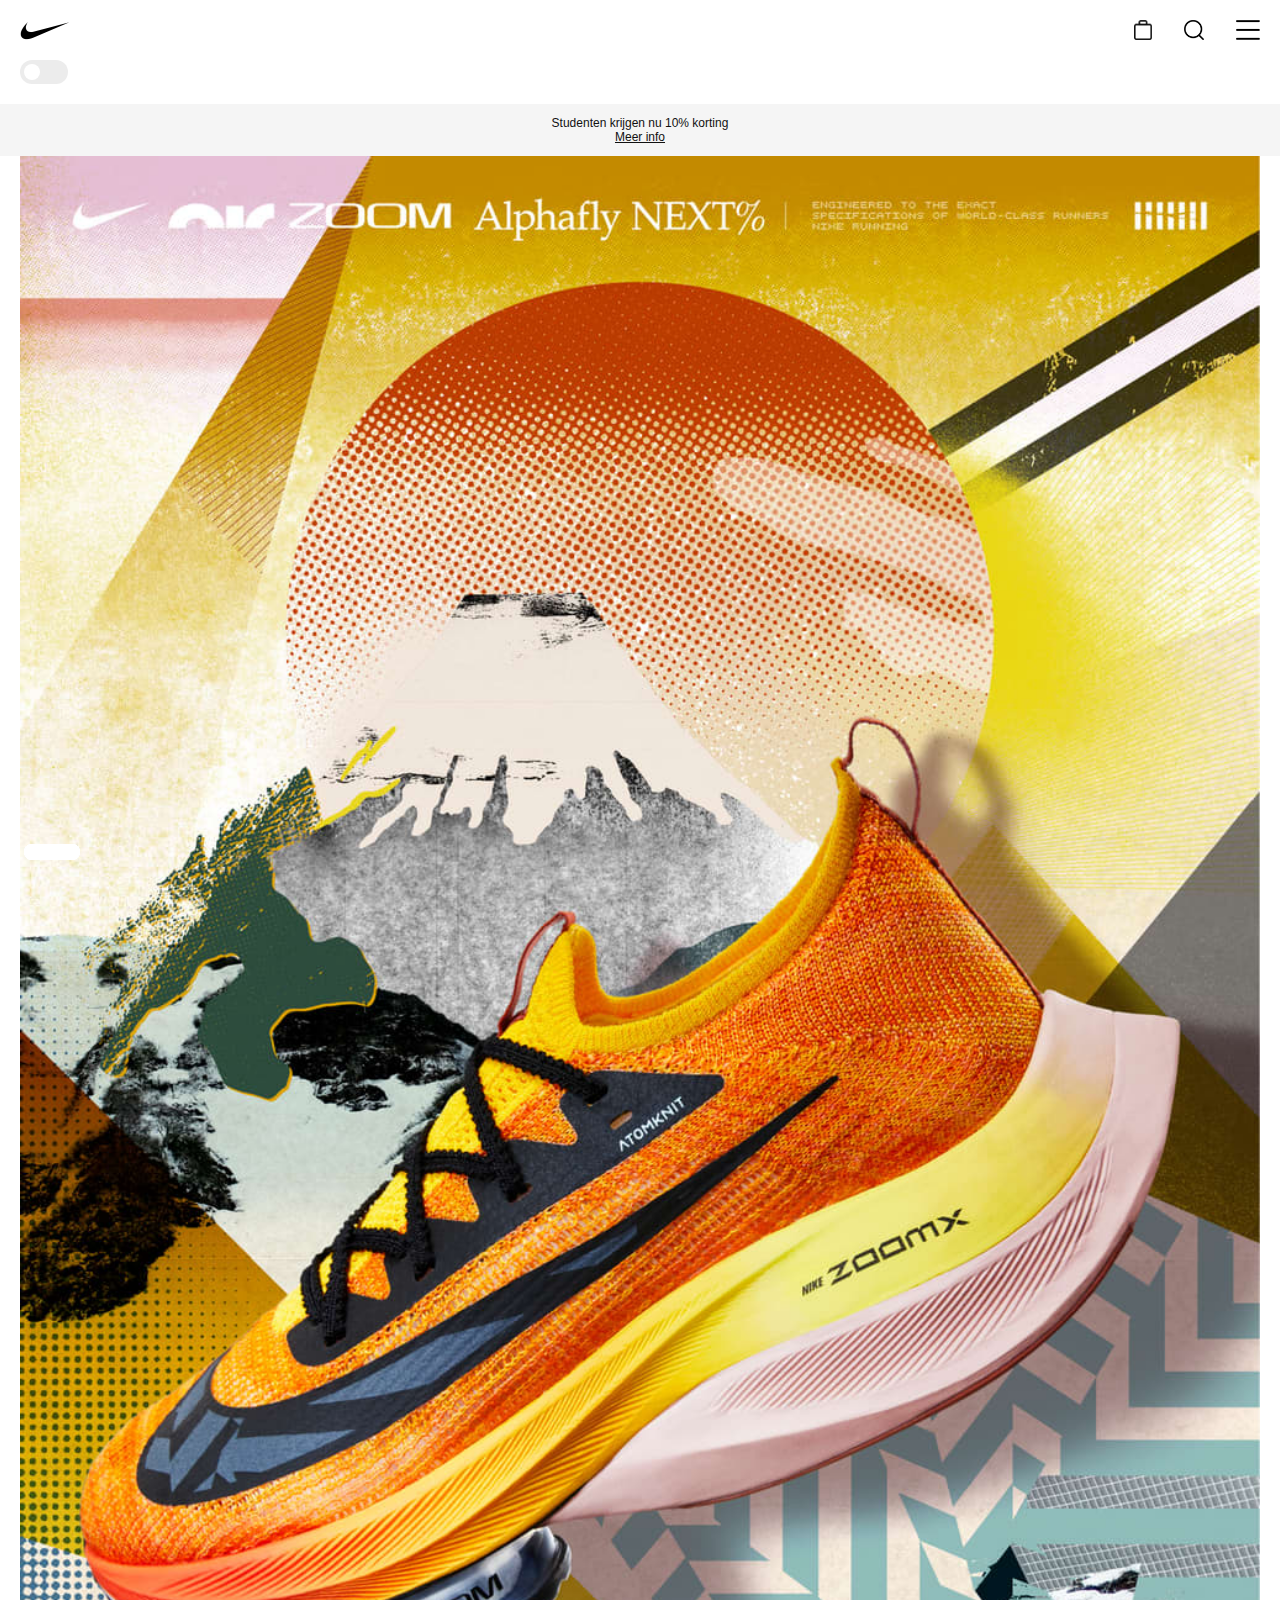
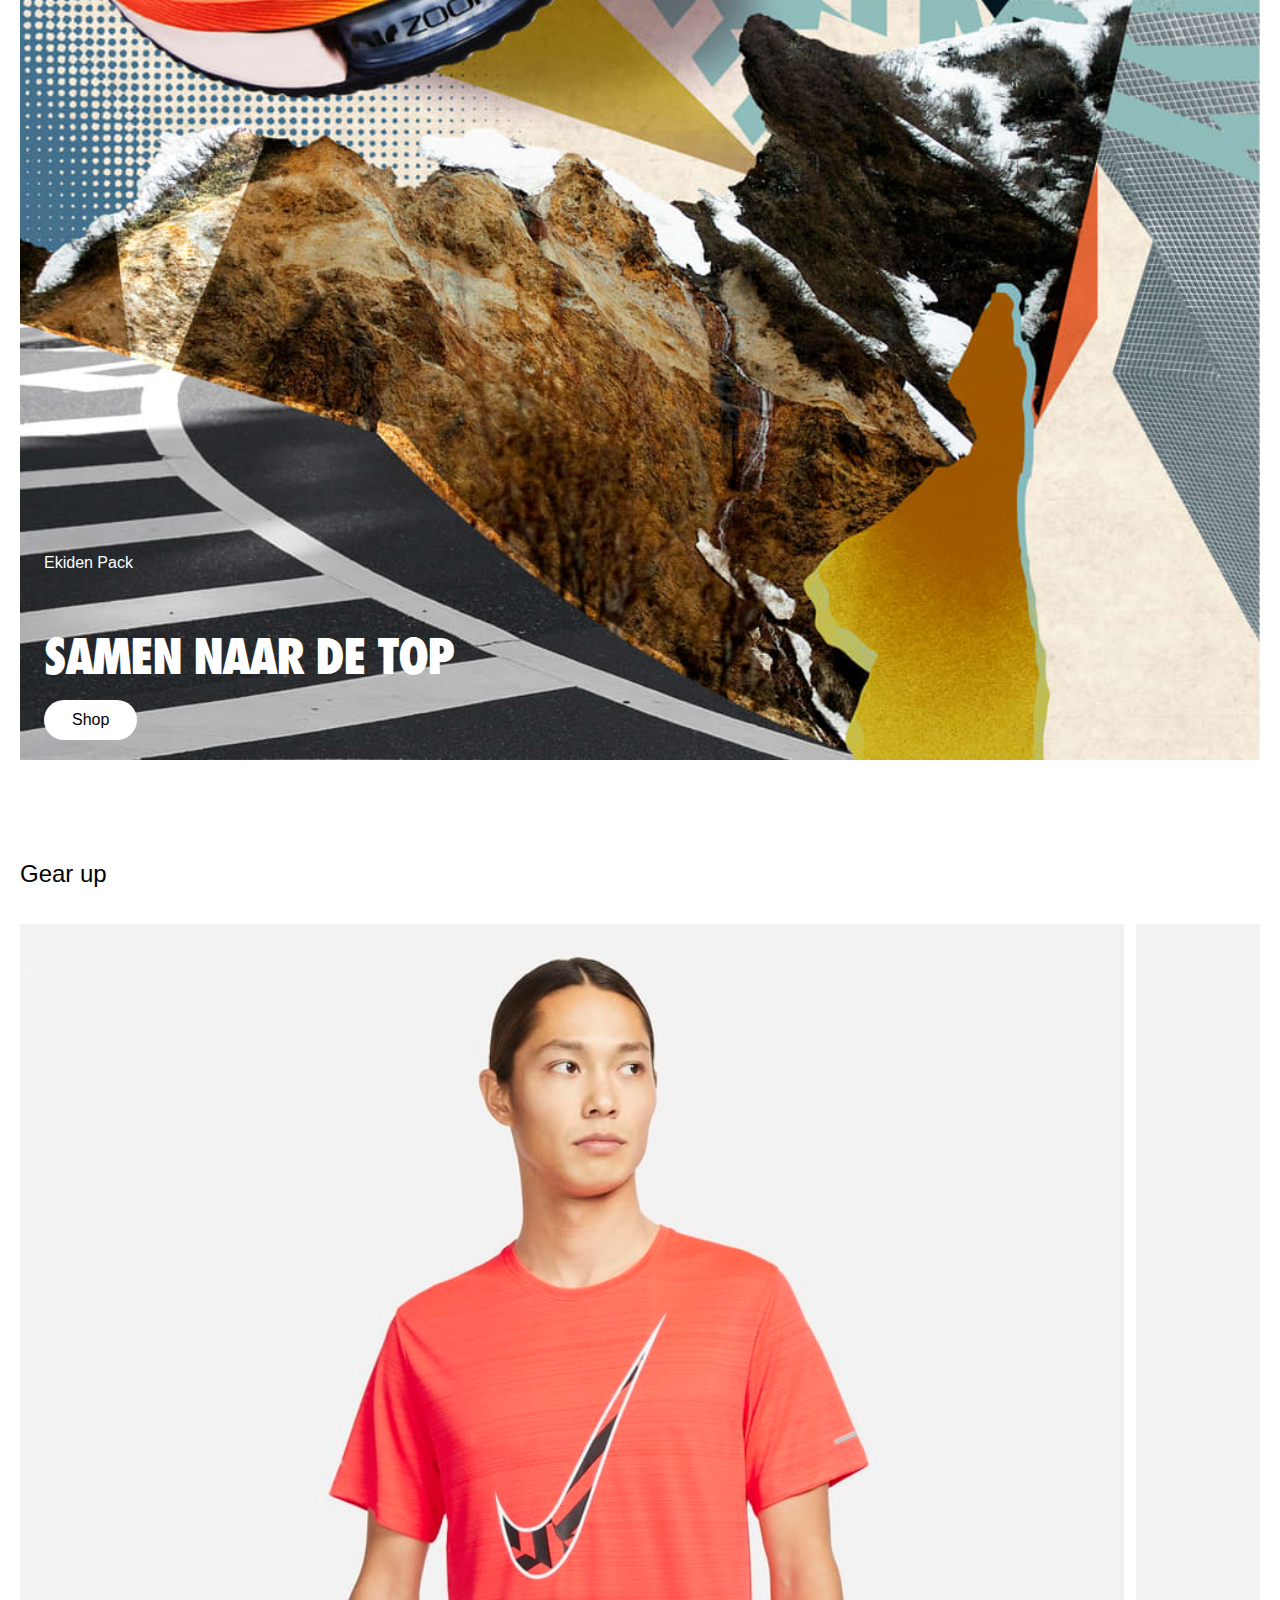
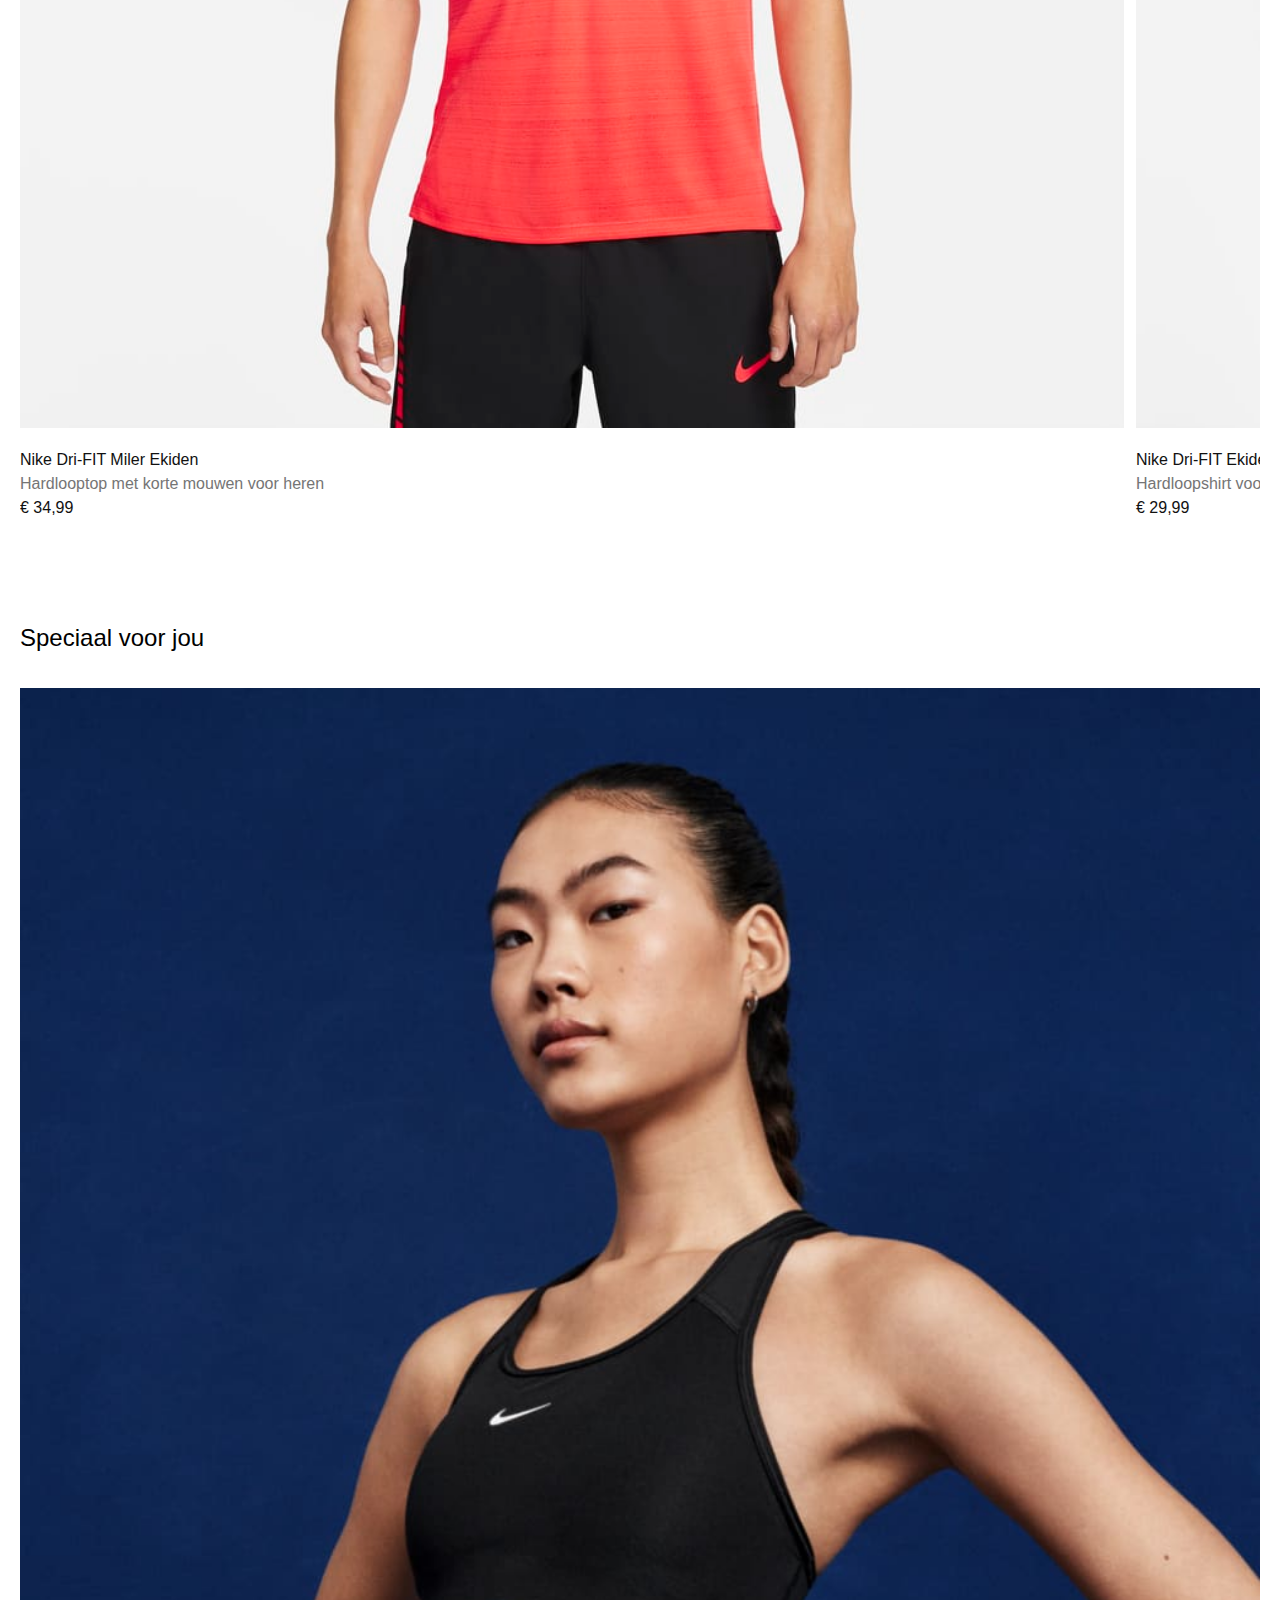
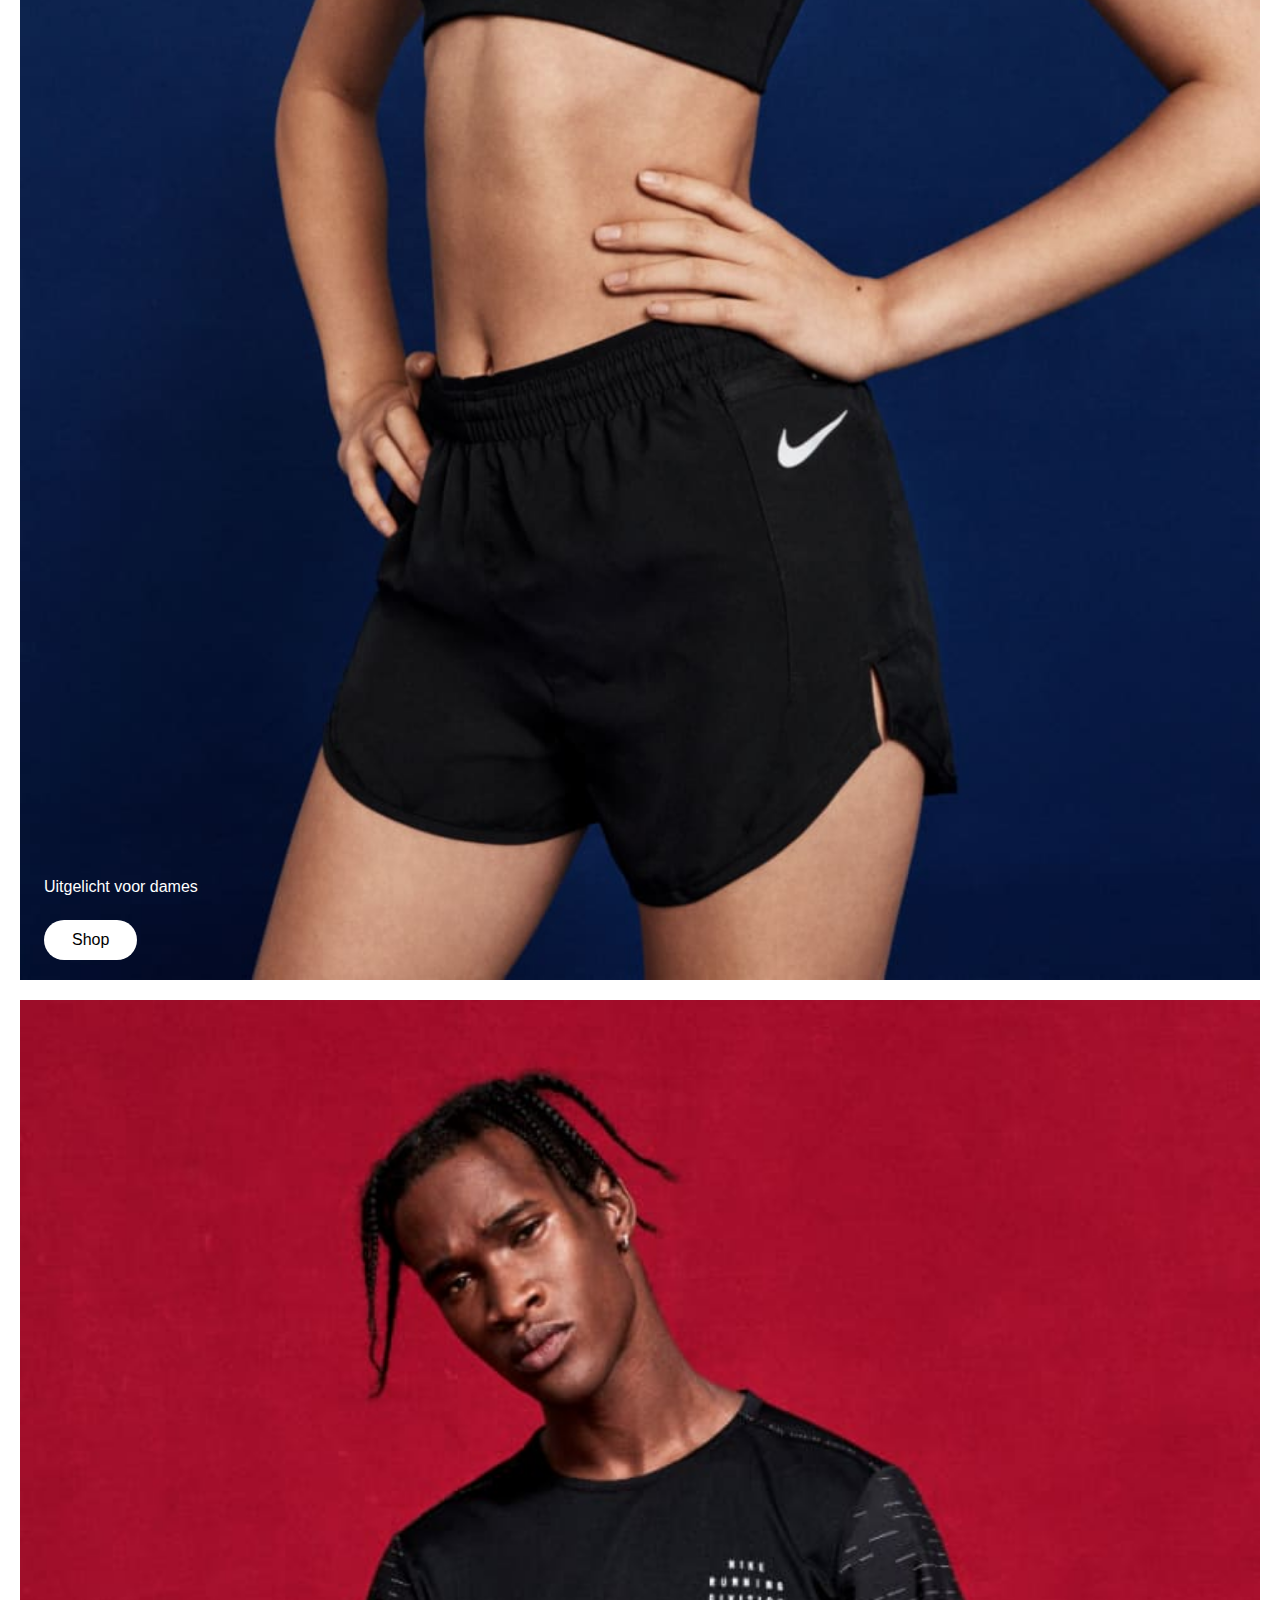
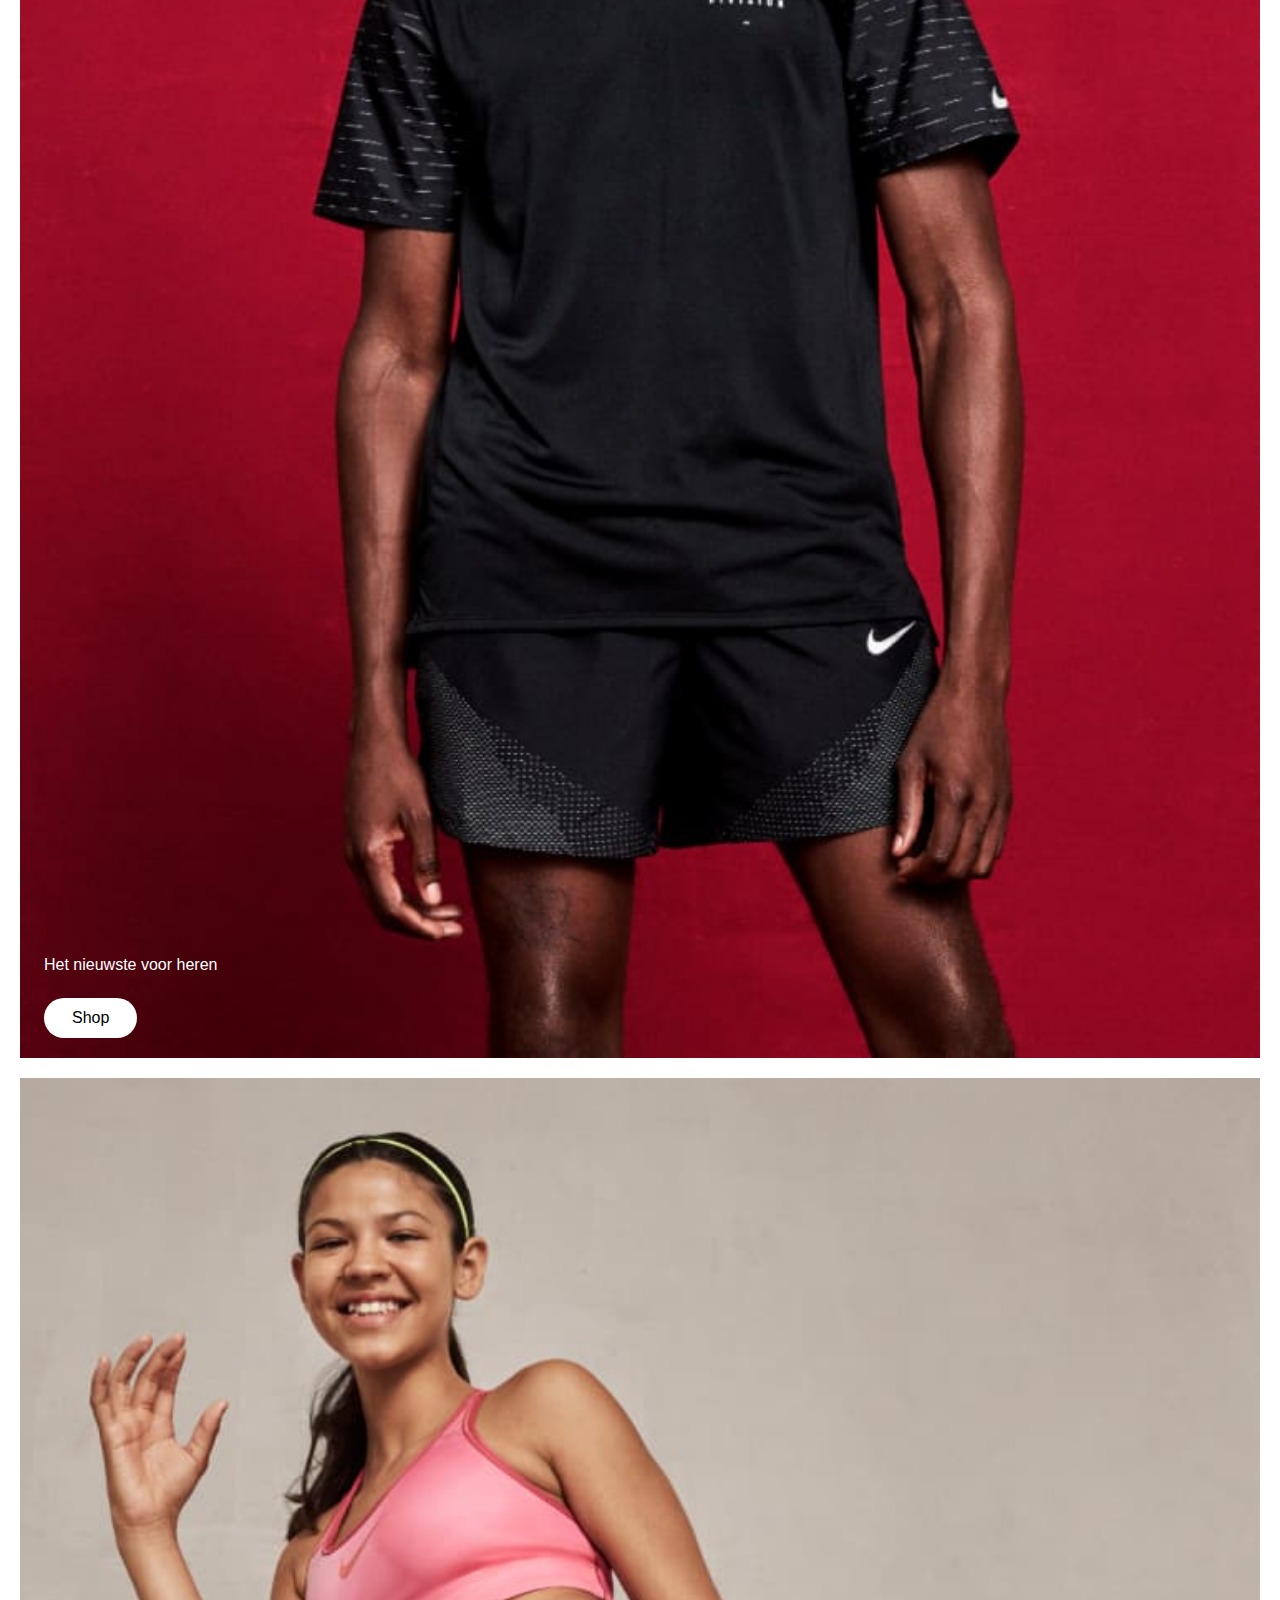
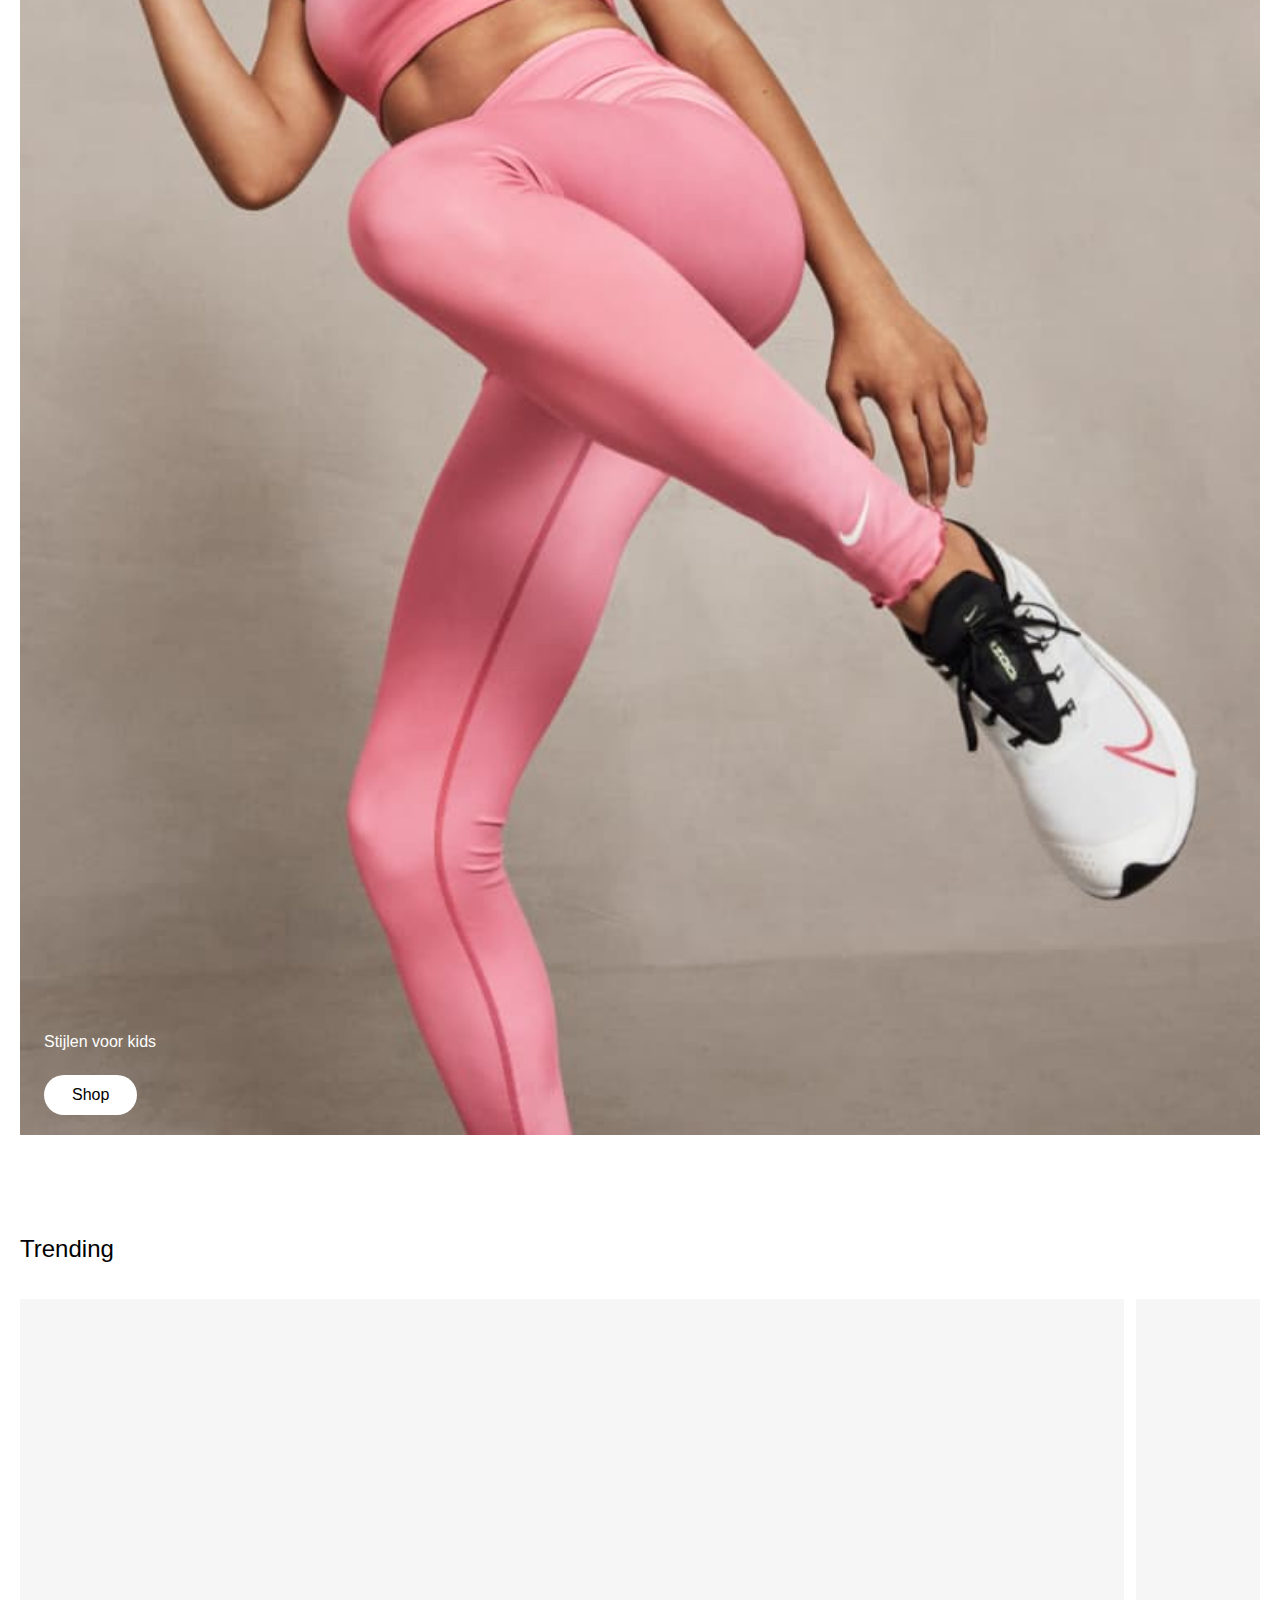
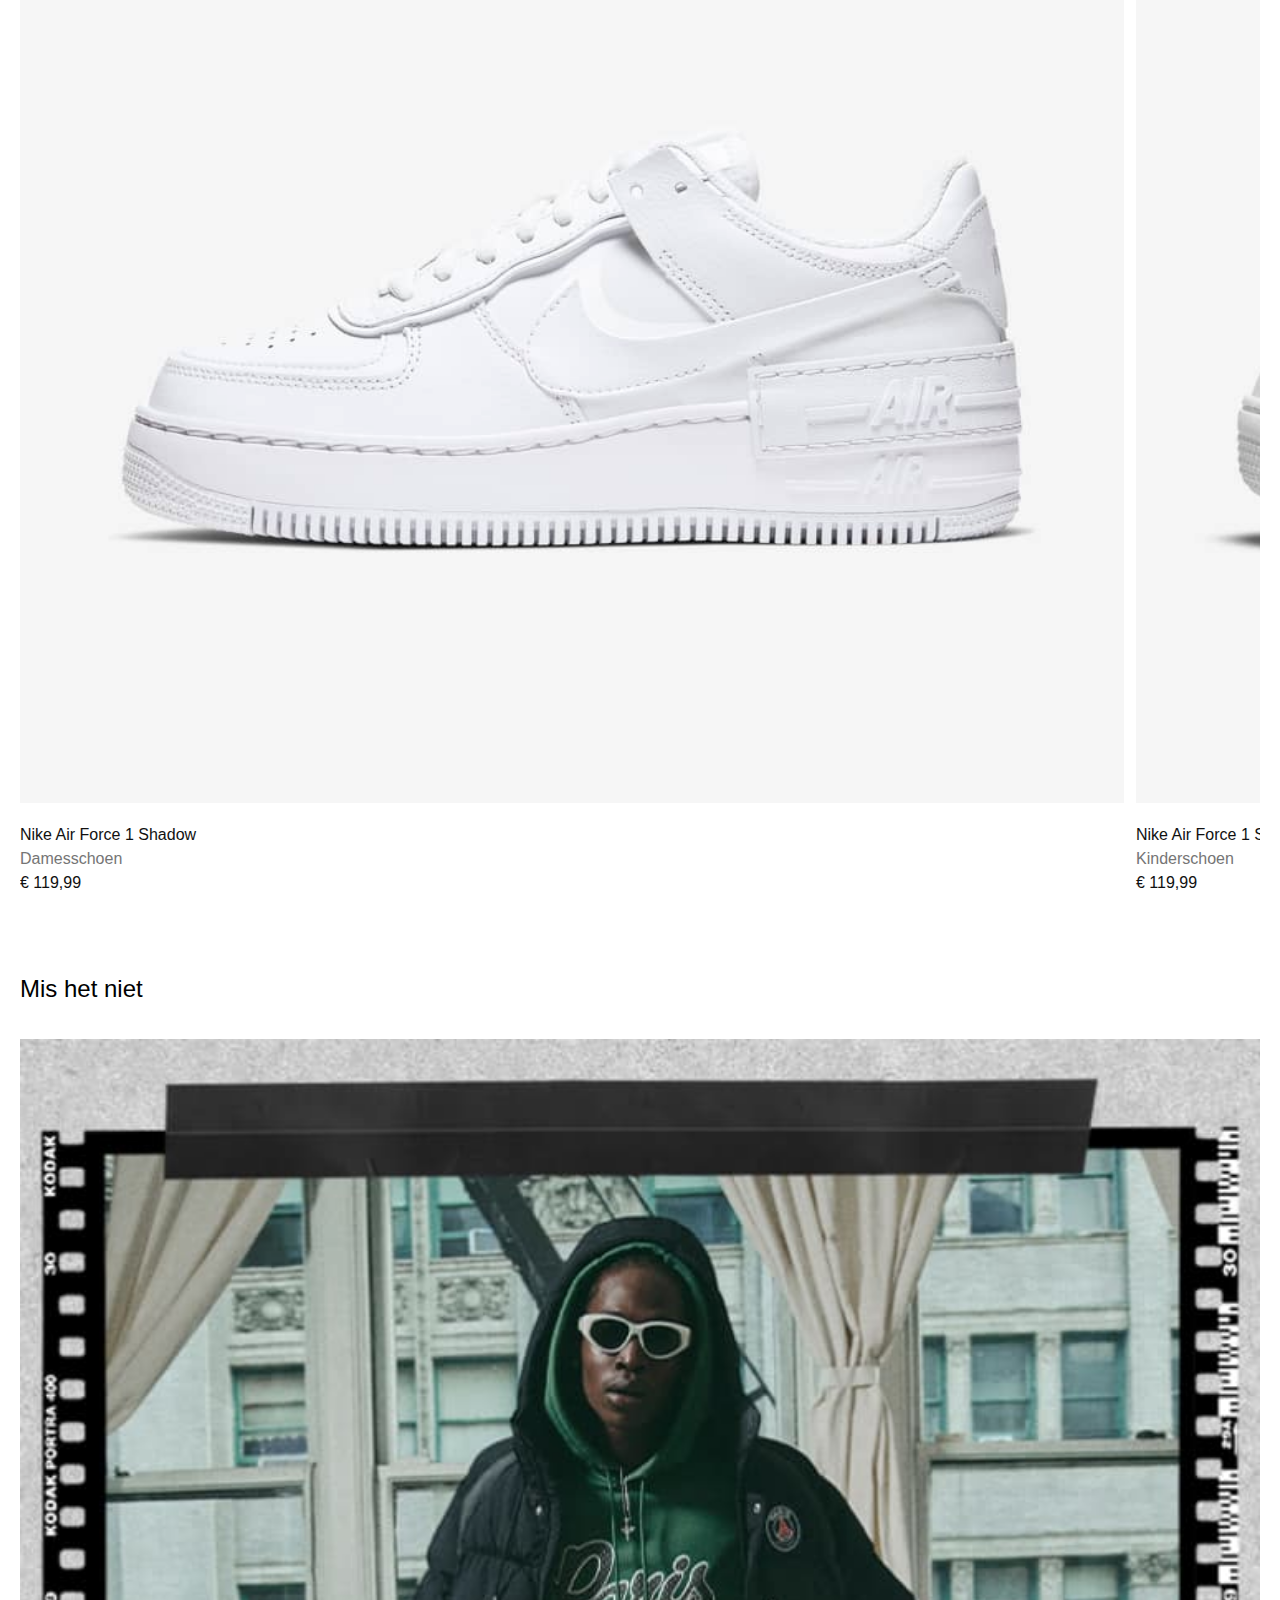
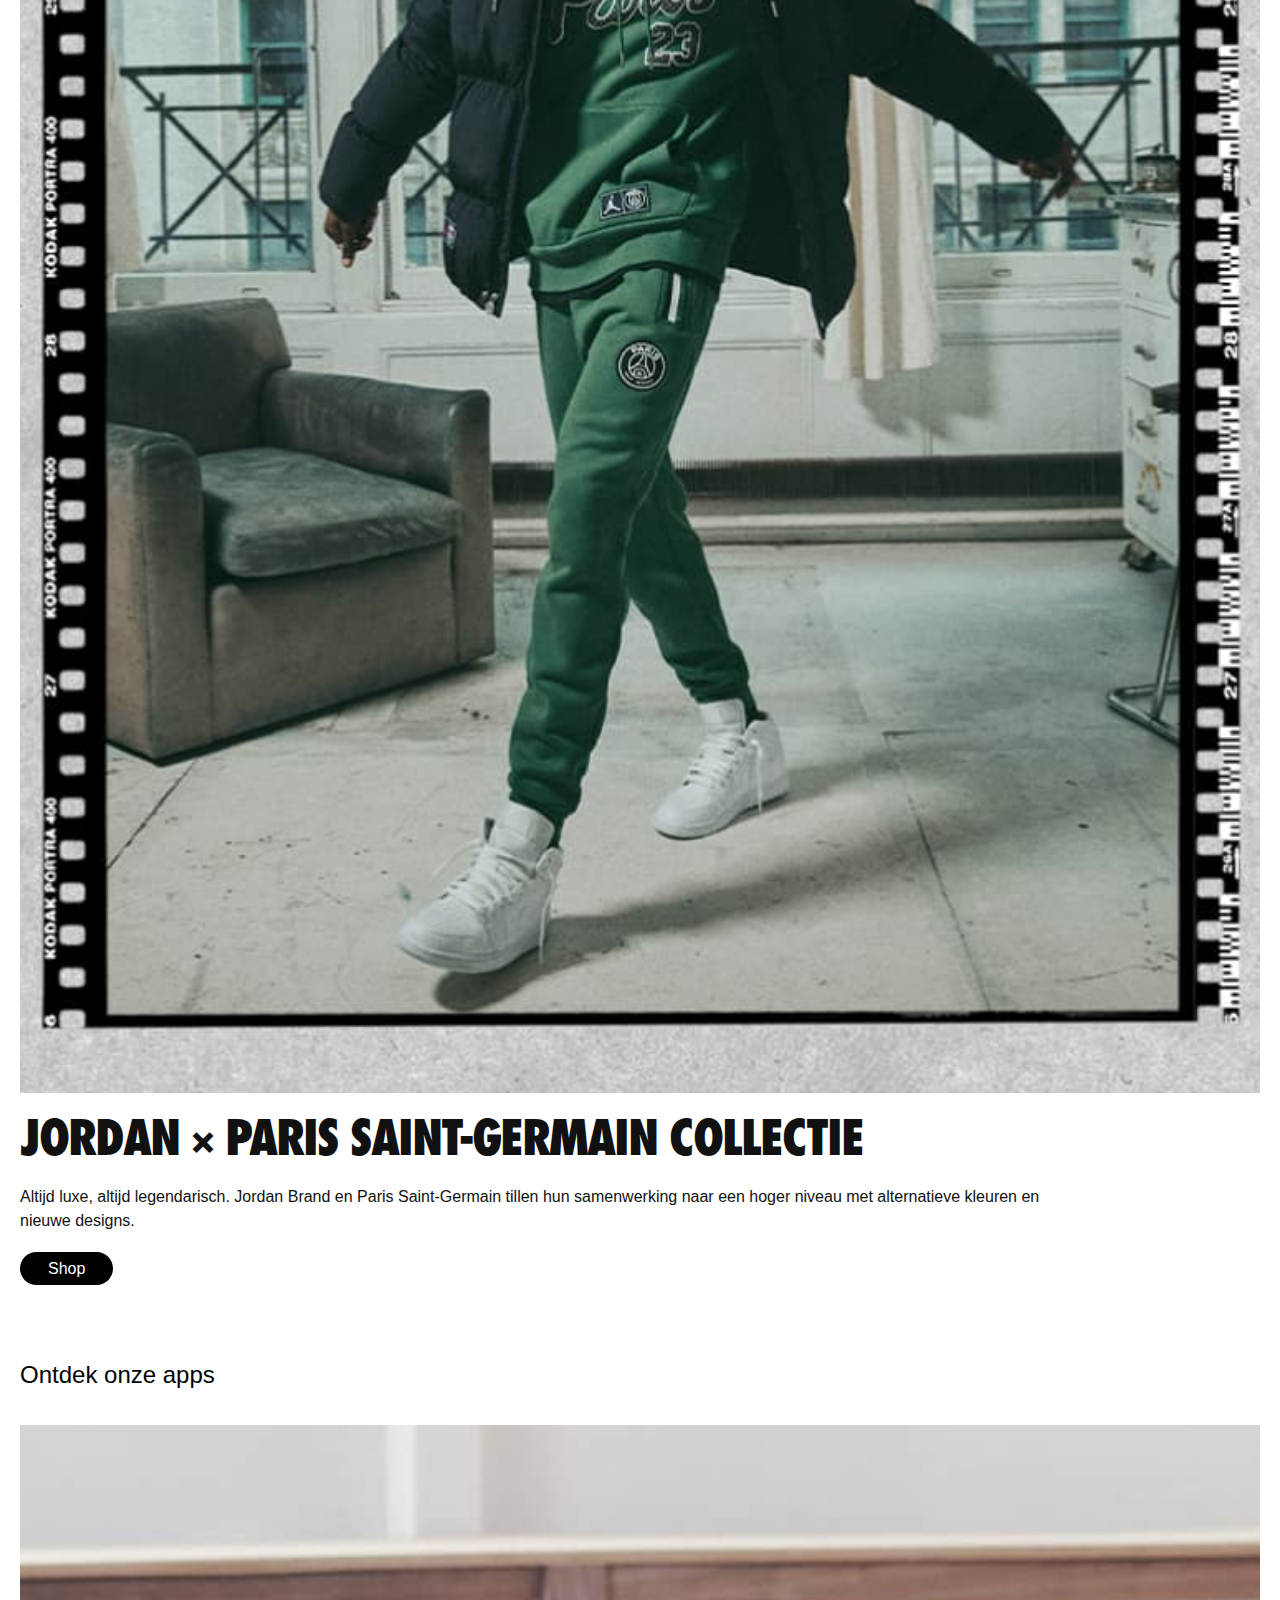
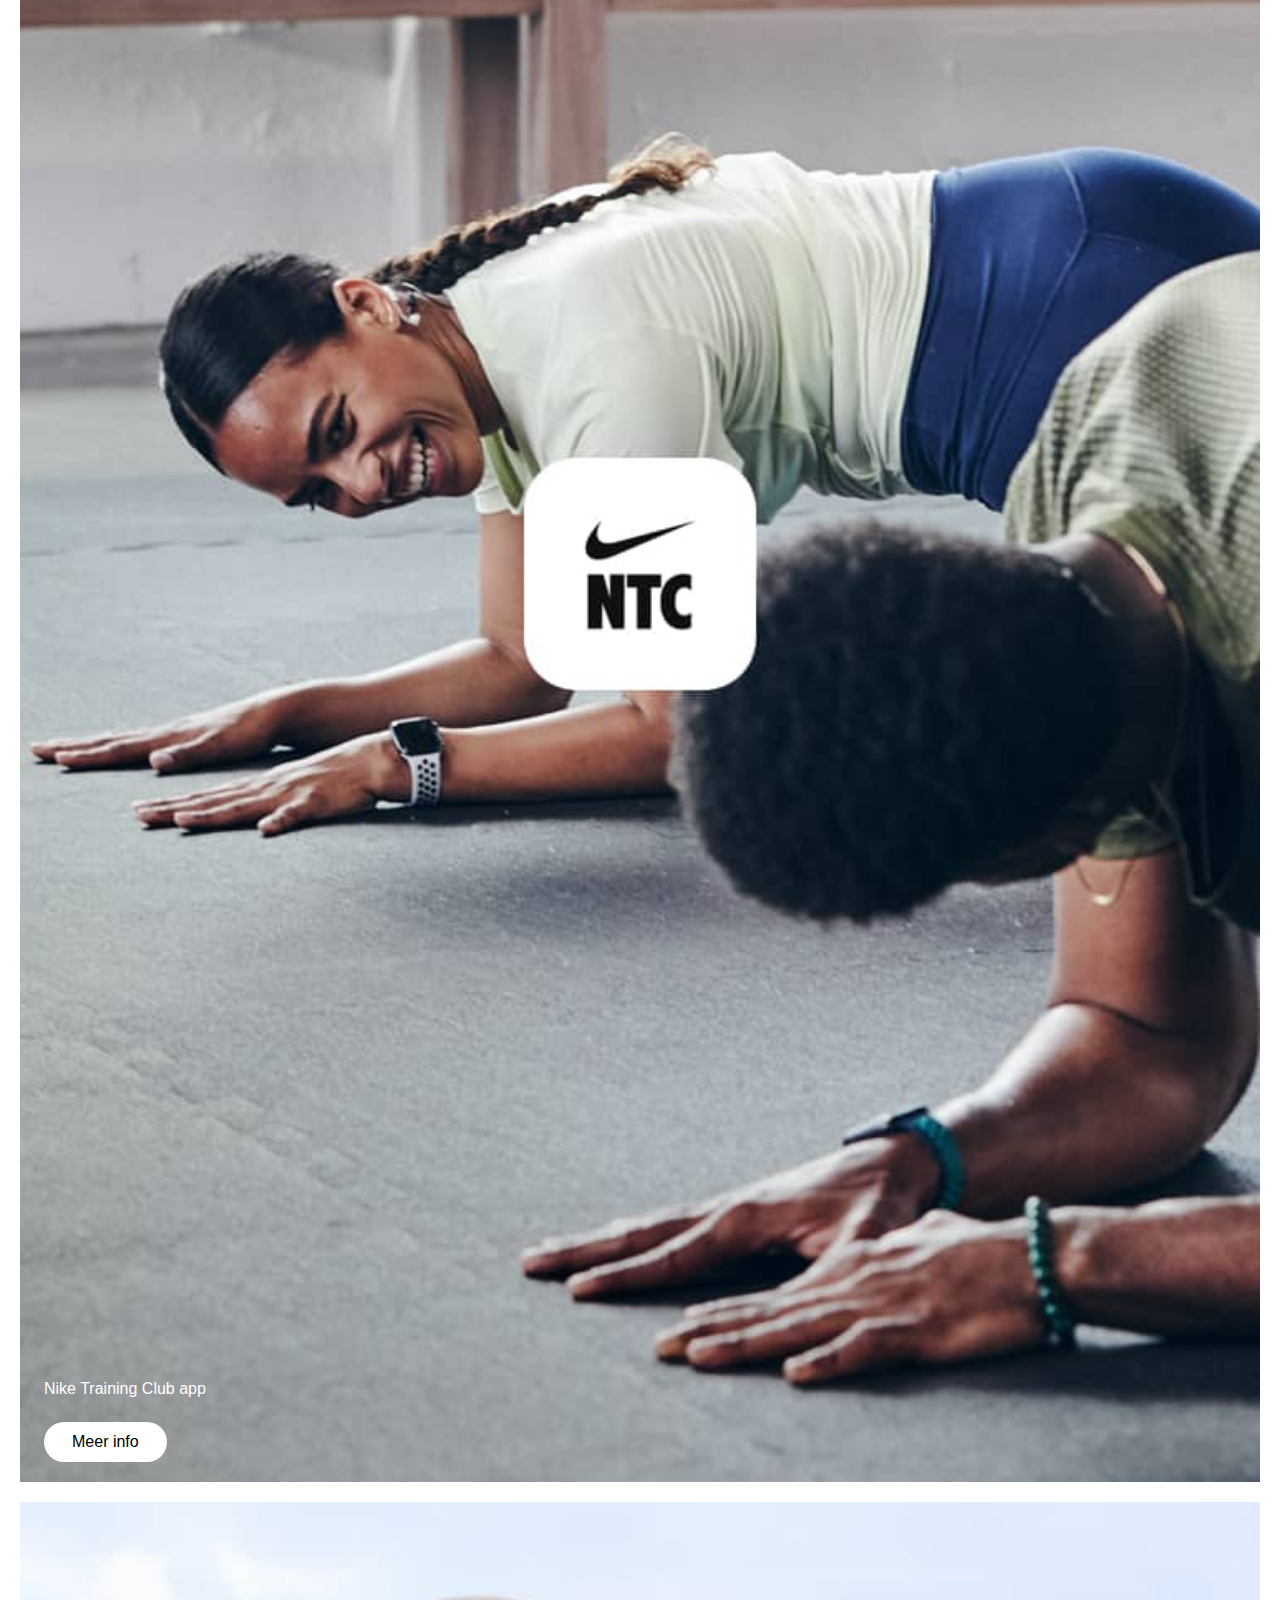
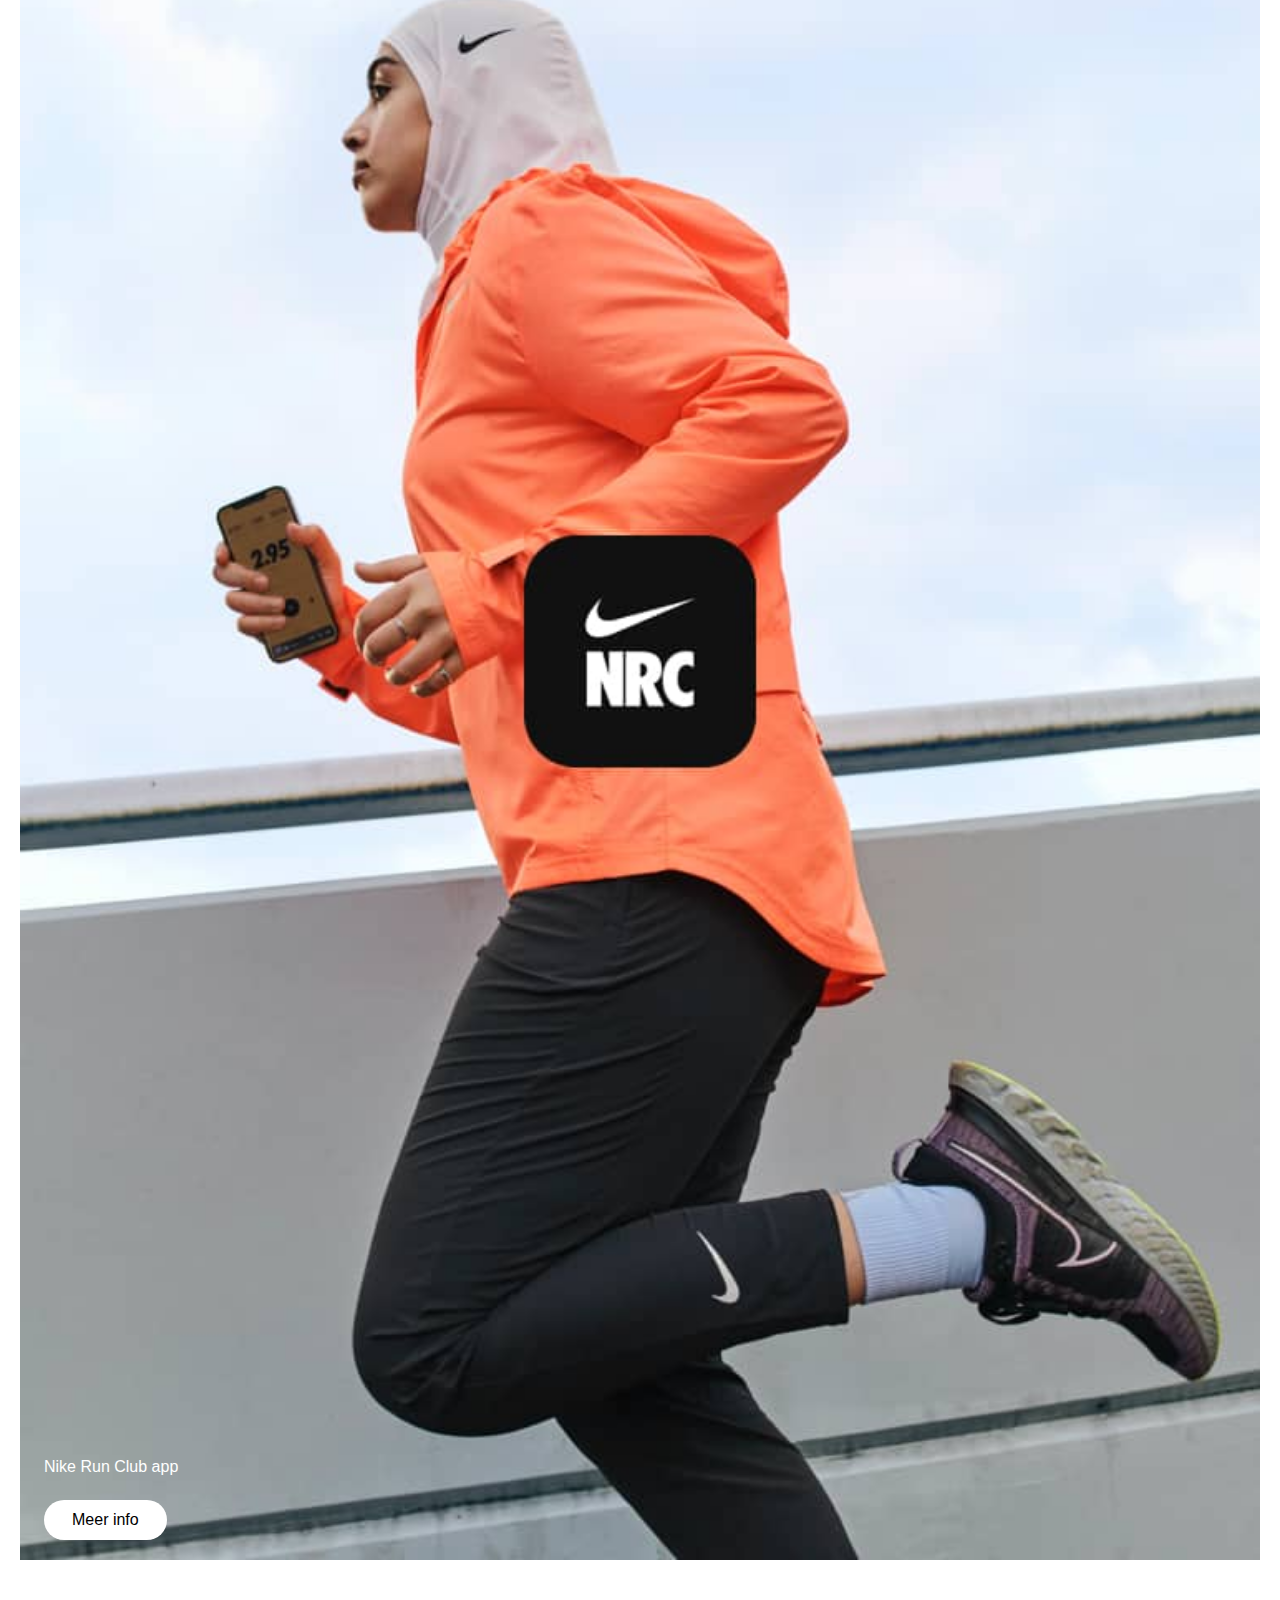
<file: index.html>
<!doctype html>
<html lang="nl">
	
<head>
	<meta charset="UTF-8">
	<meta name="author" content="jouw naam">
	<meta name="viewport" content="width=device-width, initial-scale=1">
	
	<title>Nike</title>
	
	<link href="styles/style.css" rel="stylesheet">
</head>

<body>
	<header>
		<nav>
			<ul>
				<li><a href="#"><img src="images/nike.png" alt="nike logo"></a></li>
				<li><a href="#"><img src="images/winkelwagen.png" alt="winkelwagen icoon"></a></li>
				<li><a href="#"><img src="images/zoeken.png" alt="zoek icoon"></a></li>
				<li><a href="#"><img src="images/menu.png" alt="hamburger menu icoon"></a></li>
            </ul>

            <label class="switch">
                <input type="checkbox" id="toggle">
                <span class="slider"></span>
            </label>
		</nav>

		<section>
			<p>Studenten krijgen nu 10% korting</p>
			<a href="#">Meer info</a>
		</section>
	</header>

    <main id="home">
        <a href="#">
            <section class="ekiden">
                <img src="images/ekiden.jpeg" alt="ekiden schoen">
                <p>Ekiden Pack</p>
                <h1>Samen naar de top</h1>
                <a href="#">Shop</a>
            </section>
        </a>

        <h2>Gear up</h2>
        <section>
            <a href="#">
                <article>
                    <img src="images/dri-fit-miler-ekiden-hardlooptop-met-korte-mouwen-heren.jpeg" alt="dri fit miler ekiden hardlooptop met korte mouwen heren">
                    <p>Nike Dri-FIT Miler Ekiden</p>
                    <p>Hardlooptop met korte mouwen voor heren</p>
                    <span>&euro; 34,99</span>
                </article>
            </a>
            
            <a href="#">
                <article>
                    <img src="images/dri-fit-ekiden-hardloopshirt-heren.jpeg" alt="dri fit ekiden hardloopshirt heren">
                    <p>Nike Dri-FIT Ekiden</p>
                    <p>Hardloopshirt voor heren</p>
                    <span>&euro; 29,99</span>
                </article>
            </a>

            <a href="#">
                <article class="members">
                    <img src="images/zoomx-vaporfly-next-2-wedstrijdschoenen-heren.jpeg" alt="zoomx vaporfly next-2 wedstrijdschoenen heren">
                    <img src="images/exclusive.png" alt="exclusief icoon">
                    <p class="exclusive">Exclusief voor members</p>
                    <p>Nike ZoomZ Vaporfly Next% 2</p>
                    <p>Wedstrijdschoenen voor heren (straat)</p>
                    <span>&euro; 259,99</span>
                </article>
            </a>

            <a href="#">
                <article class="members">
                    <img src="images/air-zoom-alphafly-next-flyknit-wedstrijdschoenen-heren.jpeg" alt="air zoom alphafly next flyknit wedstrijdschoenen heren">
                    <img src="images/exclusive.png" alt="exclusief icoon">
                    <p class="exclusive">Exclusief voor members</p>
                    <p>Nike Air Zoom Alphafly Next% Flyknit</p>
                    <p>Wedstrijdschoenen voor heren (straat)</p>
                    <span>&euro; 309,99</span>
                </article>
            </a>

            <a href="#">
                <article class="members">
                    <img src="images/air-zoom-pegasus-38-hardloopschoen-heren.jpeg" alt="air zoom pegasus 38 hardloopschoen heren">
                    <img src="images/exclusive.png" alt="exclusief icoon">
                    <p class="exclusive">Exclusief voor members</p>
                    <p>Nike Air Zoom Pegasus 38</p>
                    <p>Hardloopschoenen voor heren (straat)</p>
                    <span>&euro; 129,99</span>
                </article>
            </a>
        </section>

        <section>
            <h2>Speciaal voor jou</h2>
            <a href="#">
                <article>
                    <img src="images/uitgelicht-dames.jpeg" alt="uitgelicht voor dames">
                    <p>Uitgelicht voor dames</p>
                    <a href="#">Shop</a>
                </article>
            </a>

            <a href="#">
                <article>
                    <img src="images/uitgelicht-heren.jpeg" alt="uitgelicht voor heren">
                    <p>Het nieuwste voor heren</p>
                    <a href="#">Shop</a>
                </article>
            </a>

            <a href="#">
                <article>
                    <img src="images/uitgelicht-kids.jpeg" alt="uitgelicht voor kids">
                    <p>Stijlen voor kids</p>
                    <a href="#">Shop</a>
                </article>
            </a>
        </section>

        <h2>Trending</h2>
        <section>
            <a href="#">
                <article>
                    <img src="images/air-force-1-shadow-damesschoen.jpeg" alt="air force 1 shadow damesschoen">
                    <p>Nike Air Force 1 Shadow</p>
                    <p>Damesschoen</p>
                    <span>&euro; 119,99</span>
                </article>
            </a>
            
            <a href="#">
                <article>
                    <img src="images/air-force-1-shadow-damesschoen-38.jpeg" alt="air force 1 shadow damesschoen">
                    <p>Nike Air Force 1 Shadow</p>
                    <p>Kinderschoen</p>
                    <span>&euro; 119,99</span>
                </article>
            </a>
                
            <a href="#">
                <article>
                    <img src="images/air-force-1-07-damesschoen.jpeg" alt="air force 1-07 damesschoen">
                    <p>Nike Air Force 1'07</p>
                    <p>Damesschoen</p>
                    <span>&euro; 109,99</span>
                </article>
            </a>

            <a href="#">
                <article>
                    <img src="images/air-force-1-fontanka-damesschoenen.jpeg" alt="air force 1 fontanka damesschoenen"> 
                    <p>Nike Air Force 1 Fontanka</p>
                    <p>Damesschoenen</p>
                    <span>&euro; 109,99</span>
                </article>
            </a>

            <a href="#">
                <article>
                    <img src="images/air-force-1-fontanka-damesschoenen-kleur.jpeg" alt="air force 1 fontanka damesschoenen kleur">
                    <p>Nike Air Force 1 Fontanka</p>
                    <p>Damesschoenen</p>
                    <span>&euro; 119,99</span>
                </article>
            </a>

            <a href="#">
                <article>
                    <img src="images/sportswear-tech-fleece-windrunner-hoodie-met-rits-dames.jpeg" alt="sportswear tech fleece windrunner hoodie met rits dames">
                    <p>Nike Sportswear Tech Fleece Windrunner</p>
                    <p>Hoodie met rits voor dames</p>
                    <span>&euro; 104,99</span>
                </article>
            </a>

            <a href="#">
                <article>
                    <img src="images/air-presto-herenschoenen.jpeg" alt="air presto herenschoenen">
                    <p>Nike Air Presto</p>
                    <p>Herenschoenen</p>
                    <span>&euro; 124,99</span>
                </article>
            </a>

            <a href="#">
                <article>
                    <img src="images/air-max-plus-herenschoen.jpeg" alt="air max plus herenschoen">
                    <p>Nike Air Max Plus</p>
                    <p>Herenschoen</p>
                    <span>&euro; 169,99</span>
                </article>
            </a>
            
            <a href="#">
                <article>
                    <img src="images/blazer-mid-77-kinderschoenen.jpeg" alt="blazer mid-77 kinderschoenen">
                    <p>Nike Blazer Mid '77</p>
                    <p>Kinderschoenen</p>
                    <span>&euro; 79,99</span>
                </article>
            </a>

            <a href="#">
                <article>
                    <img src="images/air-max-270-herenschoen.jpeg" alt="air max 270 herenschoen">
                    <p>Nike Air Max 270</p>
                    <p>Herenschoen</p>
                    <span>&euro; 149,99</span>
                </article>
            </a>
        </section>

        <section>
            <h2>Mis het niet</h2>
        
            <a href="detail.html" target="_self">
                <article>
                    <img src="images/jordan-psg.jpeg" alt="jordan X paris saint-germain">
                    <p>Jordan × Paris Saint-Germain collectie </p>
                    <p>Altijd luxe, altijd legendarisch. Jordan Brand en Paris Saint-Germain tillen hun samenwerking naar een hoger niveau met alternatieve kleuren en nieuwe designs.</p>
                    <a href="detail.html" target="_self">Shop</a>
                </article>
            </a>
        </section>

        <section>
            <h2>Ontdek onze apps</h2>

            <a href="#">
                <article>
                    <img src="images/training-club-app.jpeg" alt="training club app">
                    <p>Nike Training Club app</p>
                    <a href="#">Meer info</a>
                </article>
            </a>


            <a href="#">
                <article>
                    <img src="images/nike-run-club-app.jpeg" alt="nike-run-club-app">
                    <p>Nike Run Club app</p>
                    <a href="#">Meer info</a>
                </article>
            </a>
        </section>

        <section>
            <h2>Join us</h2>

            <a href="#">
                <article>
                    <img src="images/membership.jpeg" alt="membership">
                    <h3>Dit is membership</h3>
                    <p>Play New. Play Now.</p>
                    <a href="#">Join Us</a>
                </article>
            </a>
        </section>

        <h2>Meer Nike</h2>
        <section>
            <a href="#">
                <article>
                    <img src="images/heren.jpeg" alt="meer van nike heren">
                    <a href="#">Heren</a>
                </article>
            </a>

            <a href="#">
                <article>
                    <img src="images/dames.jpeg" alt="meer van nike dames">
                    <a href="#">Dames</a>
                </article>
            </a>

            <a href="#">
                <article>
                    <img src="images/kids.jpeg" alt="meer van nike kids">
                    <a href="#">Kids</a>
                </article>
            </a>
        </section>

        <section>
            <details>
				<summary>Schoenen</summary>
				<ul>
					<li><a href="#">Sneakers en schoenen</a></li>
					<li><a href="#">Voetbalschoenen</a></li>
					<li><a href="#">Hardloopschoenen</a></li>
					<li><a href="#">Netbalschoenen</a></li>
					<li><a href="#">Golfschoenen</a></li>
					<li><a href="#">Skateschoenen</a></li>
					<li><a href="#">Basketbalschoenen</a></li>
					<li><a href="#">Tennisschoenen</a></li>
				</ul>
			</details>

			<details>
				<summary>Kleding</summary>
				<ul>
					<li><a href="#">Alle kleding</a></li>
					<li><a href="#">Shirts en tops</a></li>
					<li><a href="#">Broeken en leggings</a></li>
					<li><a href="#">Trainingspakken</a></li>
					<li><a href="#">Hoodies</a></li>
					<li><a href="#">Jassen</a></li>
					<li><a href="#">Tenues en jerseys</a></li>
					<li><a href="#">Yogabroeken</a></li>
				</ul>
			</details>

			<details>
				<summary>Kids</summary>
				<ul>
					<li><a href="#">Sneakers voor kids</a></li>
					<li><a href="#">Rugzakken voor kids</a></li>
					<li><a href="#">Voetbalschoenen voor kids</a></li>
					<li><a href="#">Hardloopschoenen voor kids</a></li>
					<li><a href="#">Jordan voor kids</a></li>
					<li><a href="#">Hoodies voor kids</a></li>
					<li><a href="#">T-shirts voor kids</a></li>
					<li><a href="#">Trainingspakken voor kids</a></li>
				</ul>
			</details>

			<details>
				<summary>Uitgelicht</summary>
				<ul>
					<li><a href="#">Nieuwe releases</a></li>
					<li><a href="#">Nike Run Club</a></li>
					<li><a href="#">Nike Training Club</a></li>
					<li><a href="#">Rugzakken en tassen</a></li>
					<li><a href="#">Voetballen</a></li>
					<li><a href="#">Keepershandschoenen</a></li>
					<li><a href="#">Zwarte sneakers</a></li>
					<li><a href="#">Zwarte voetbalschoenen</a></li>
					<li><a href="#">Grote maten</a></li>
					<li><a href="#">Factory Store</a></li>
				</ul>
			</details>
        </section>
    </main>

    <footer>
        <ul>
			<li><a href="#">Cadeaubonnen</a></li>
			<li><a href="#">Zoek een store</a></li>
			<li><a href="#">Meld je aan voor e-mails</a></li>
			<li><a href="#">Word member</a></li>
			<li><a href="#">Studentenkorting</a></li>
			<li><a href="#">Feedback</a></li>
		</ul>

		<details>
			<summary>Help</summary>
			<ul>
				<li><a href="#">Bestelstatus</a></li>
				<li><a href="#">Verzending en levering</a></li>
				<li><a href="#">Retourzingen</a></li>
				<li><a href="#">Betaalmethodes</a></li>
				<li><a href="#">Contact</a></li>
				<li><a href="#">Nike promotiecodes hulp</a></li>
			</ul>
		</details>

		<details>
			<summary>Over Nike</summary>
			<ul>
				<li><a href="#">Nieuws</a></li>
				<li><a href="#">Werken bij Nike</a></li>
				<li><a href="#">Investeerders</a></li>
				<li><a href="#">Duurzaamheid</a></li>
			</ul>
		</details>

		<ul>
			<li><a href="#"><img src="images/twitter.png" alt="twitter icoon"></a></li>
			<li><a href="#"><img src="images/facebook.png" alt="facebook icoon"></a></li>
			<li><a href="#"><img src="images/youtube.png" alt="youtube icoon"></a></li>
			<li><a href="#"><img src="images/instagram.png" alt="instagram icoon"></a></li>
		</ul>

		<a href="#">
            <img src="images/location.png" id="locatie" alt="locatie icoon">Nederland
        </a>
		
        <p>© 2021 Nike, Inc. Alle rechten voorbehouden</p>

		<ul>
			<li><a href="#">Handleidingen</a></li>
			<li><a href="#">Algemene voorwaarden</a></li>
			<li><a href="#">Verkoopvoorwaarden</a></li>
			<li><a href="#">Bedrijfsgegevens</a></li>
			<li><a href="#">Privacy- en cookiebeleid</a></li>
			<li><a href="#">cookie-instellingen</a></li>
		</ul>

    </footer>

    <script src="scripts/script.js"></script>
</body>
</html>
</file>
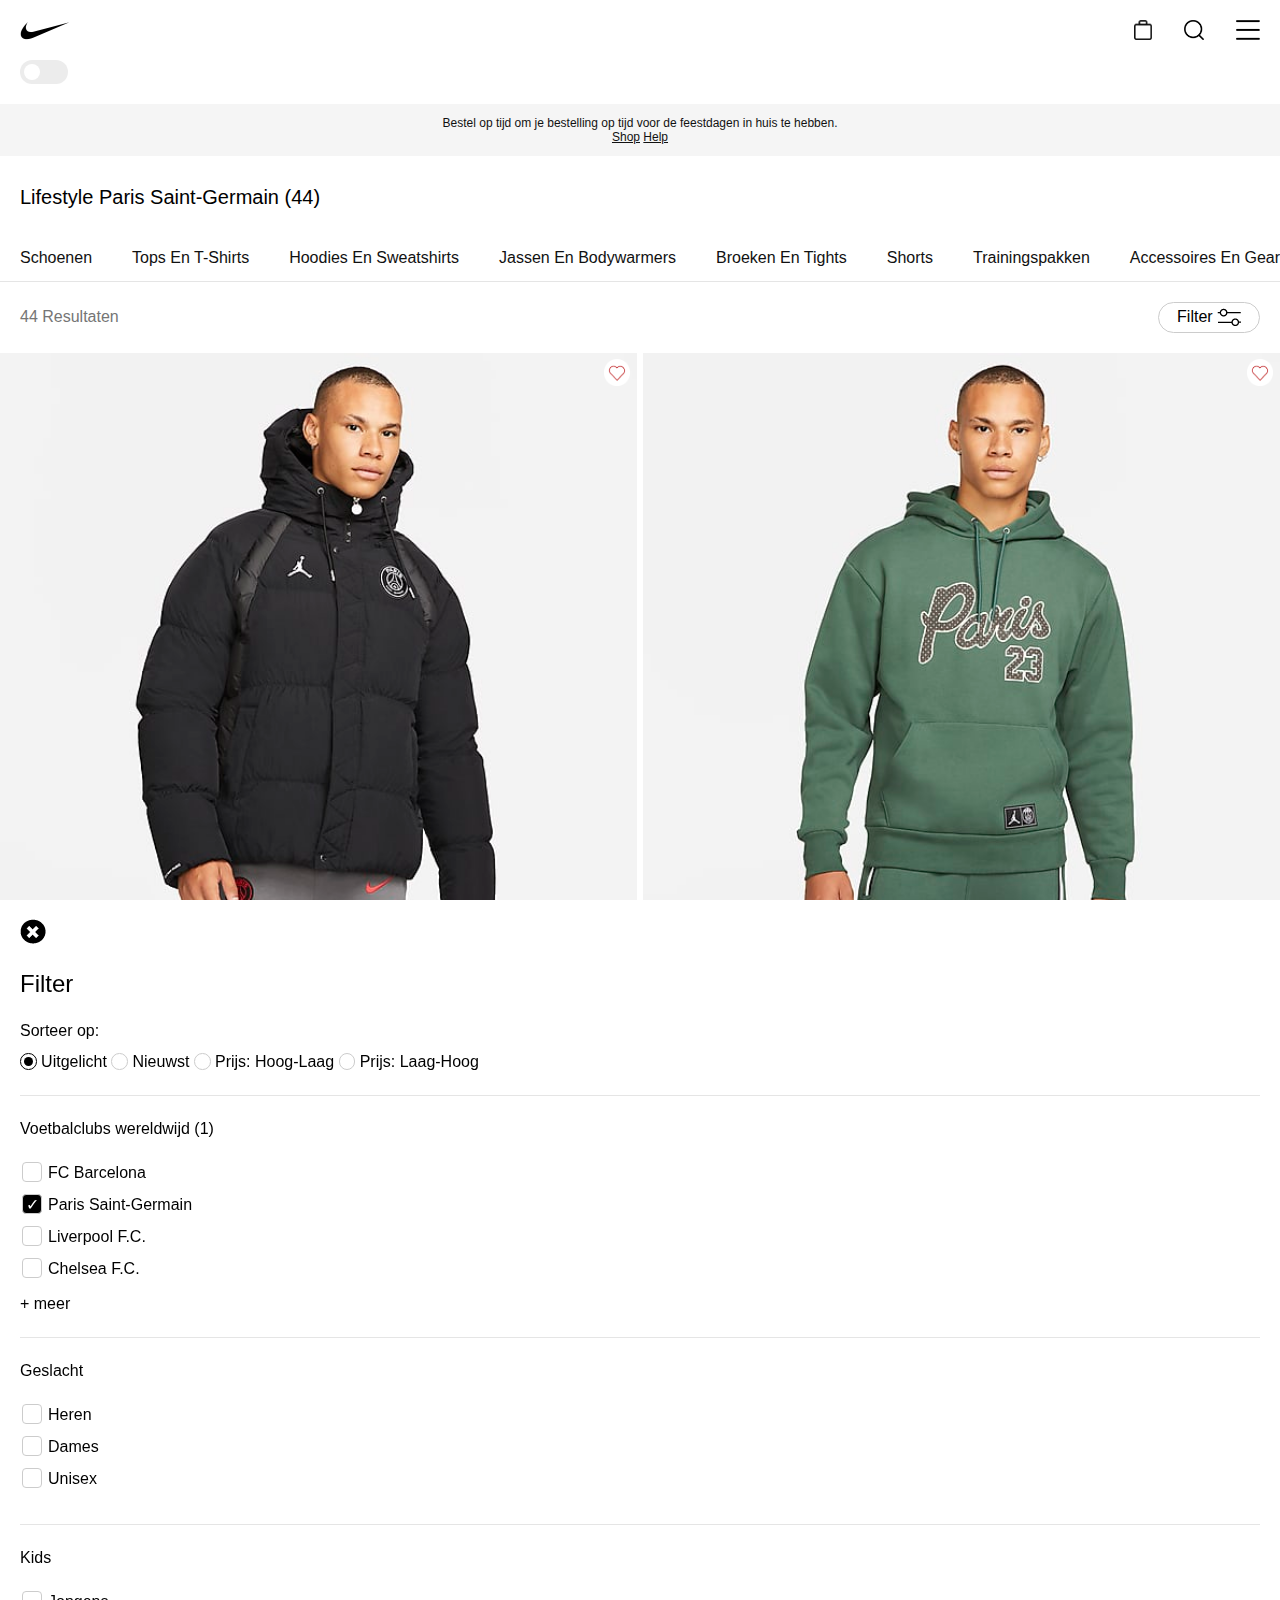
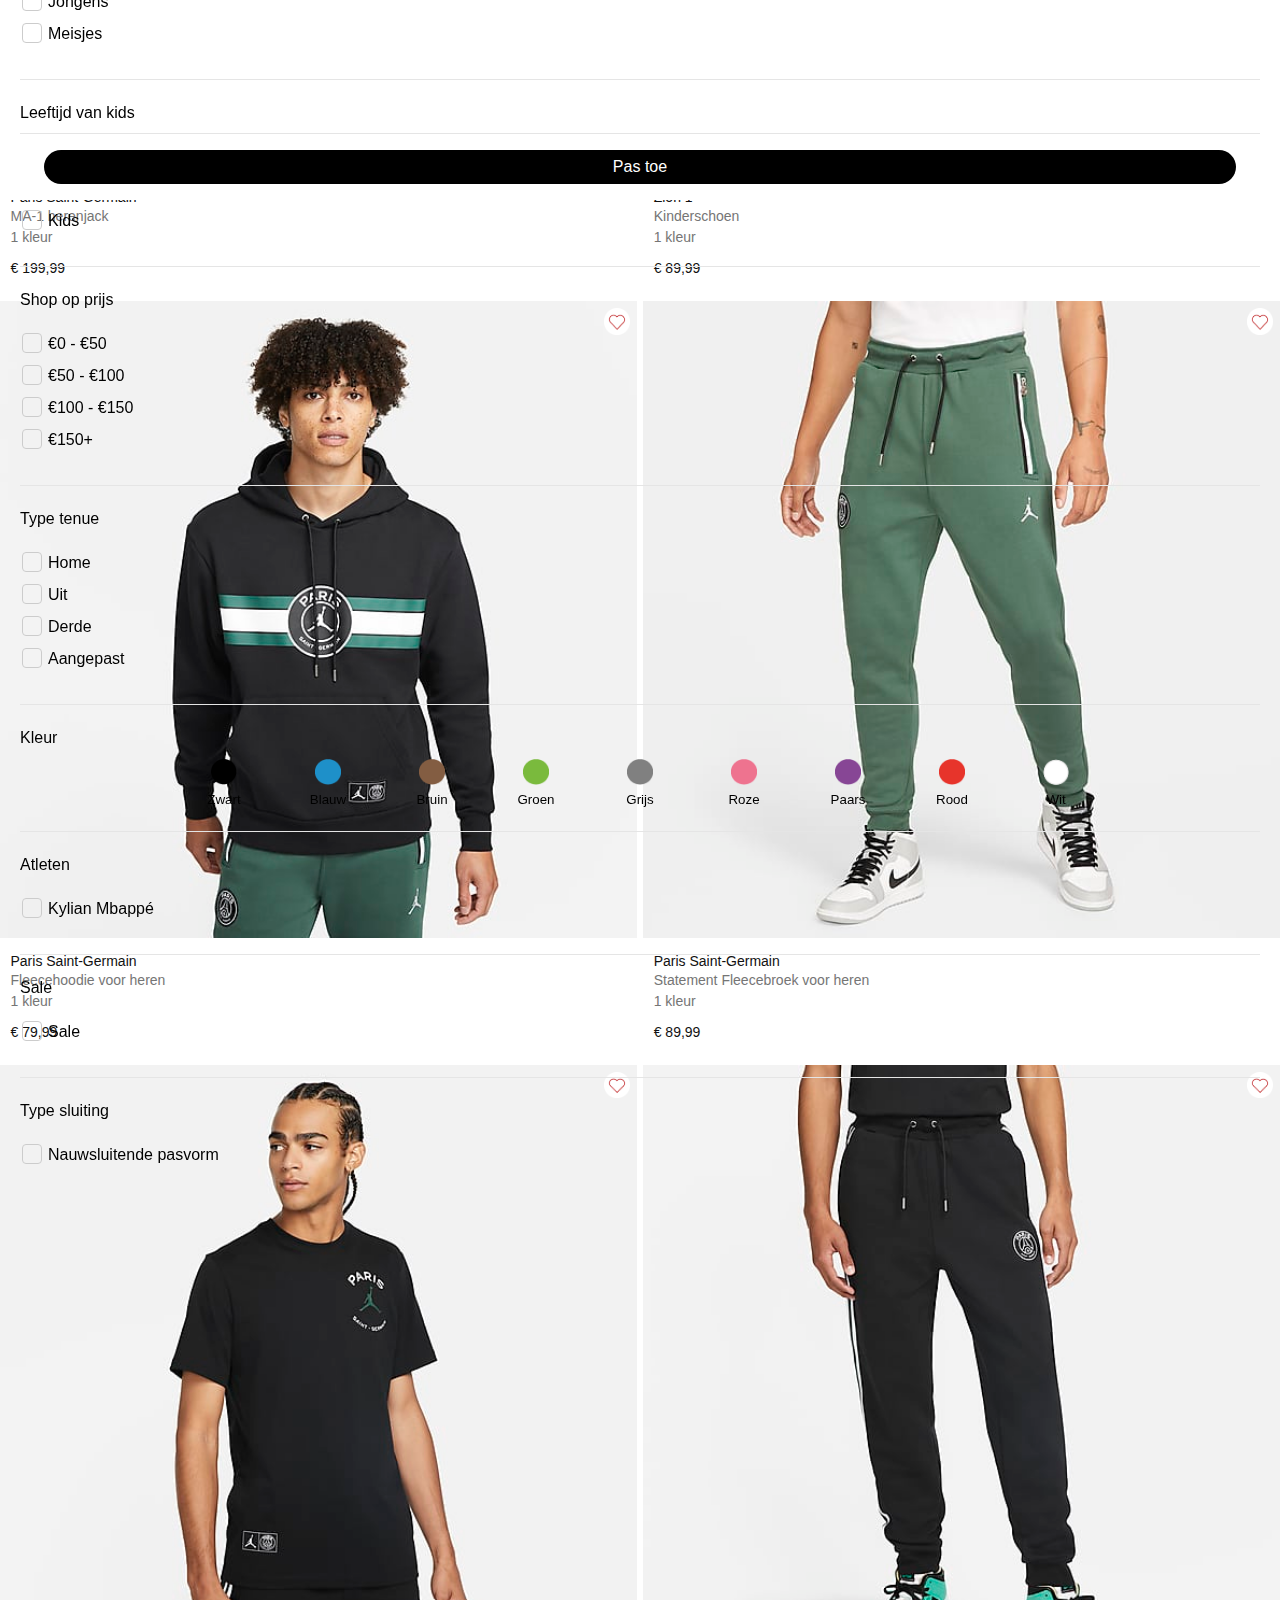
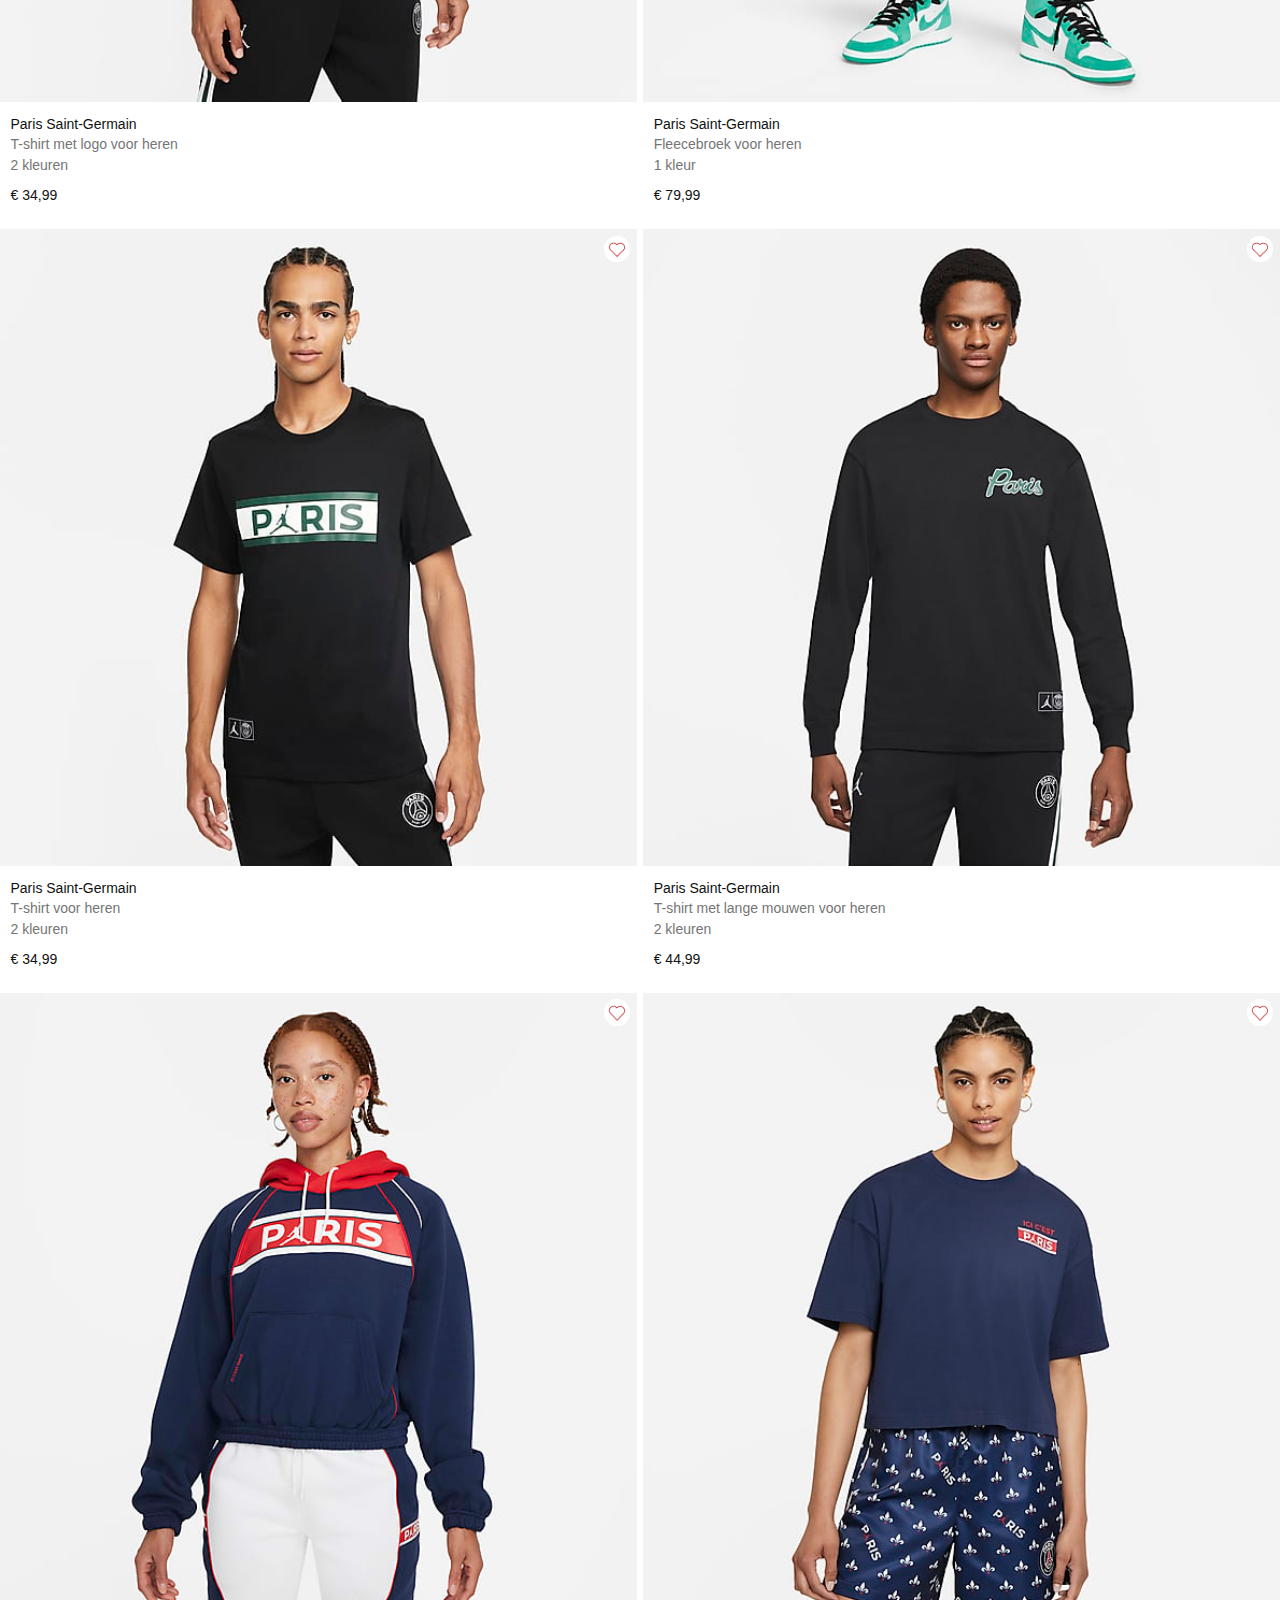
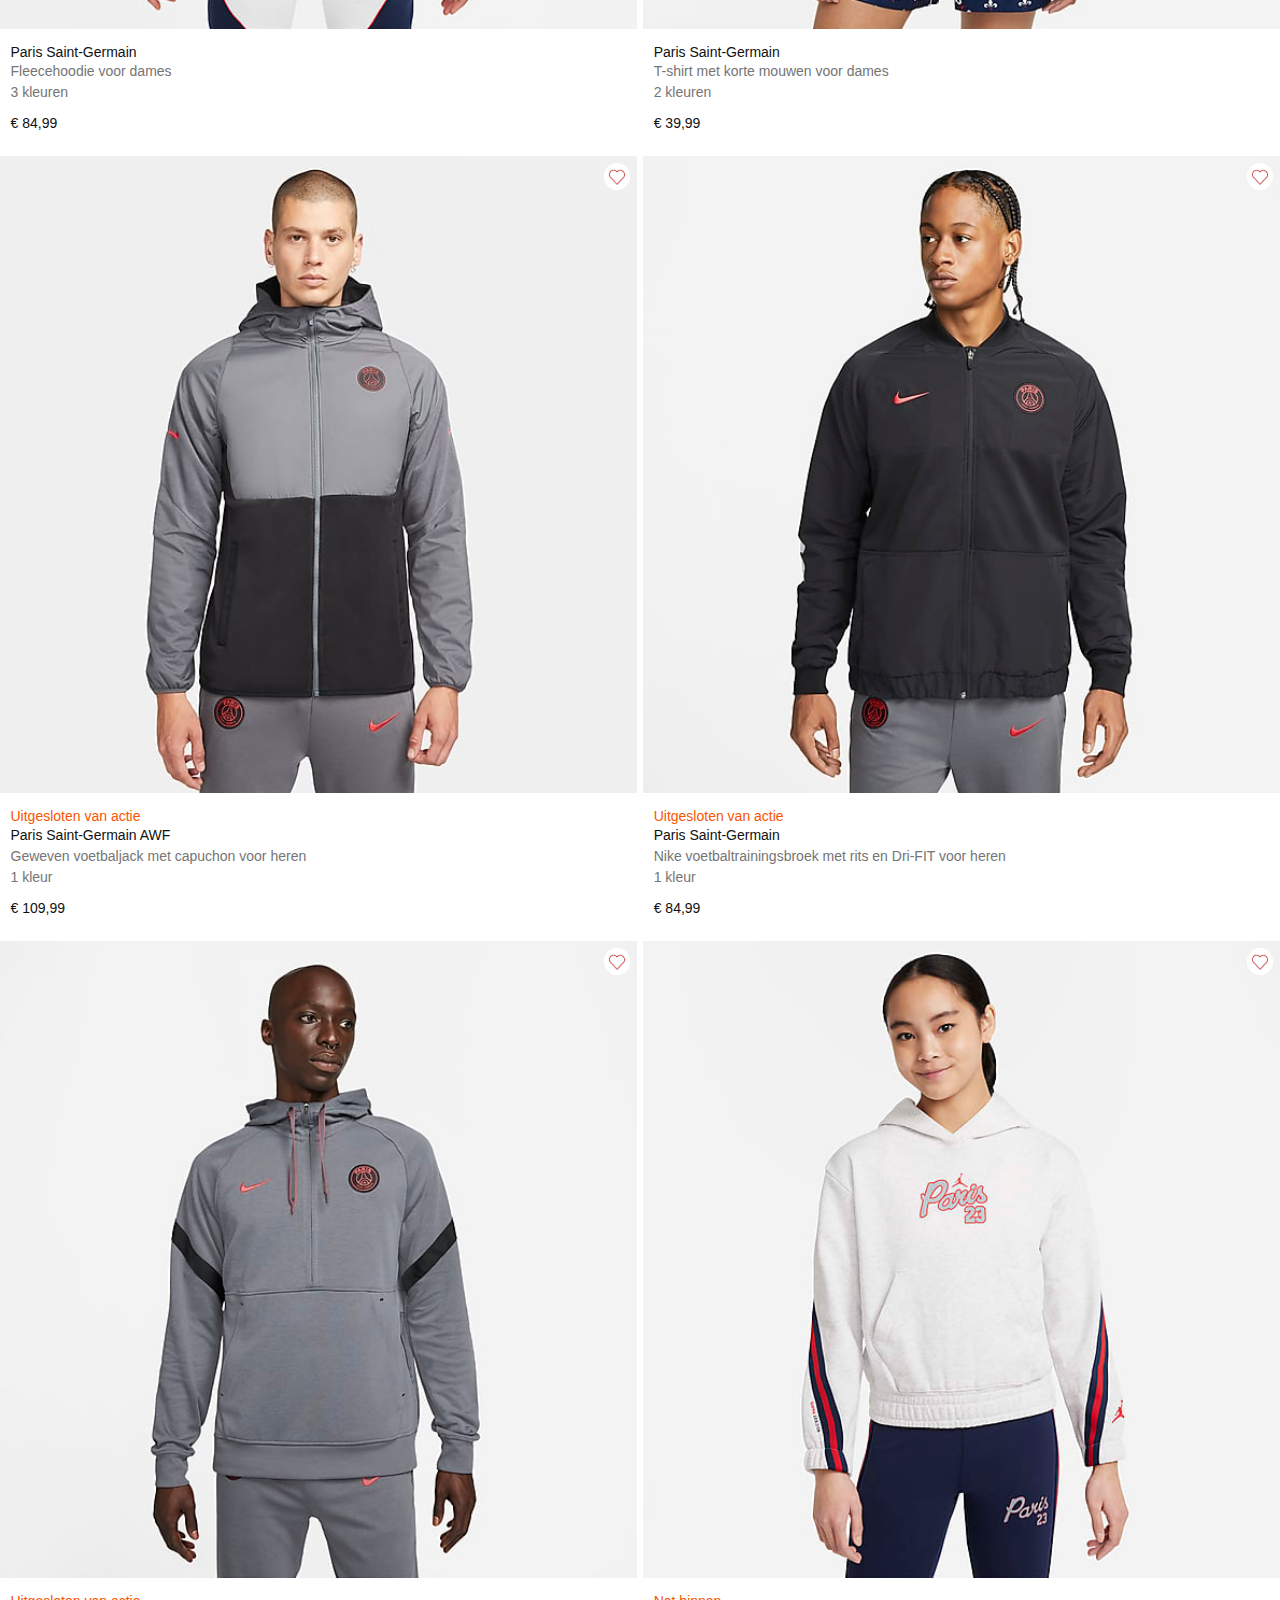
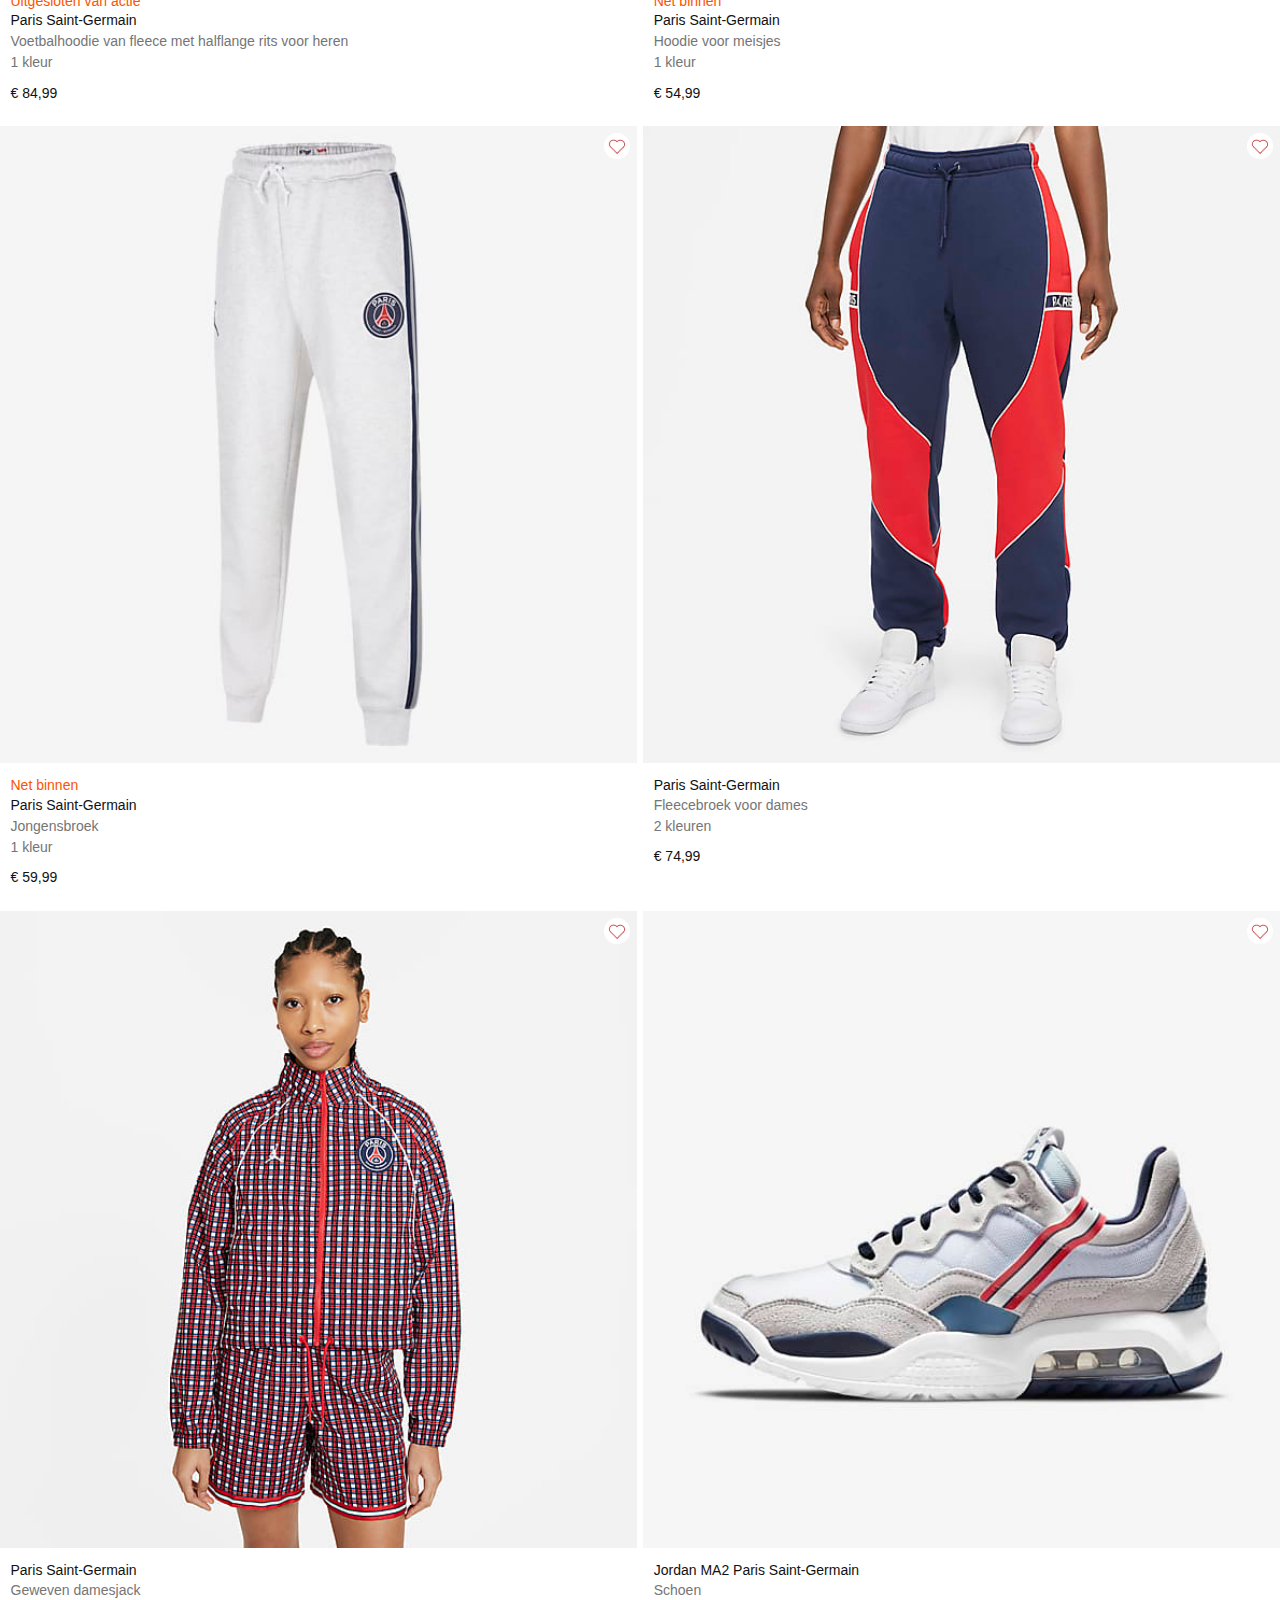
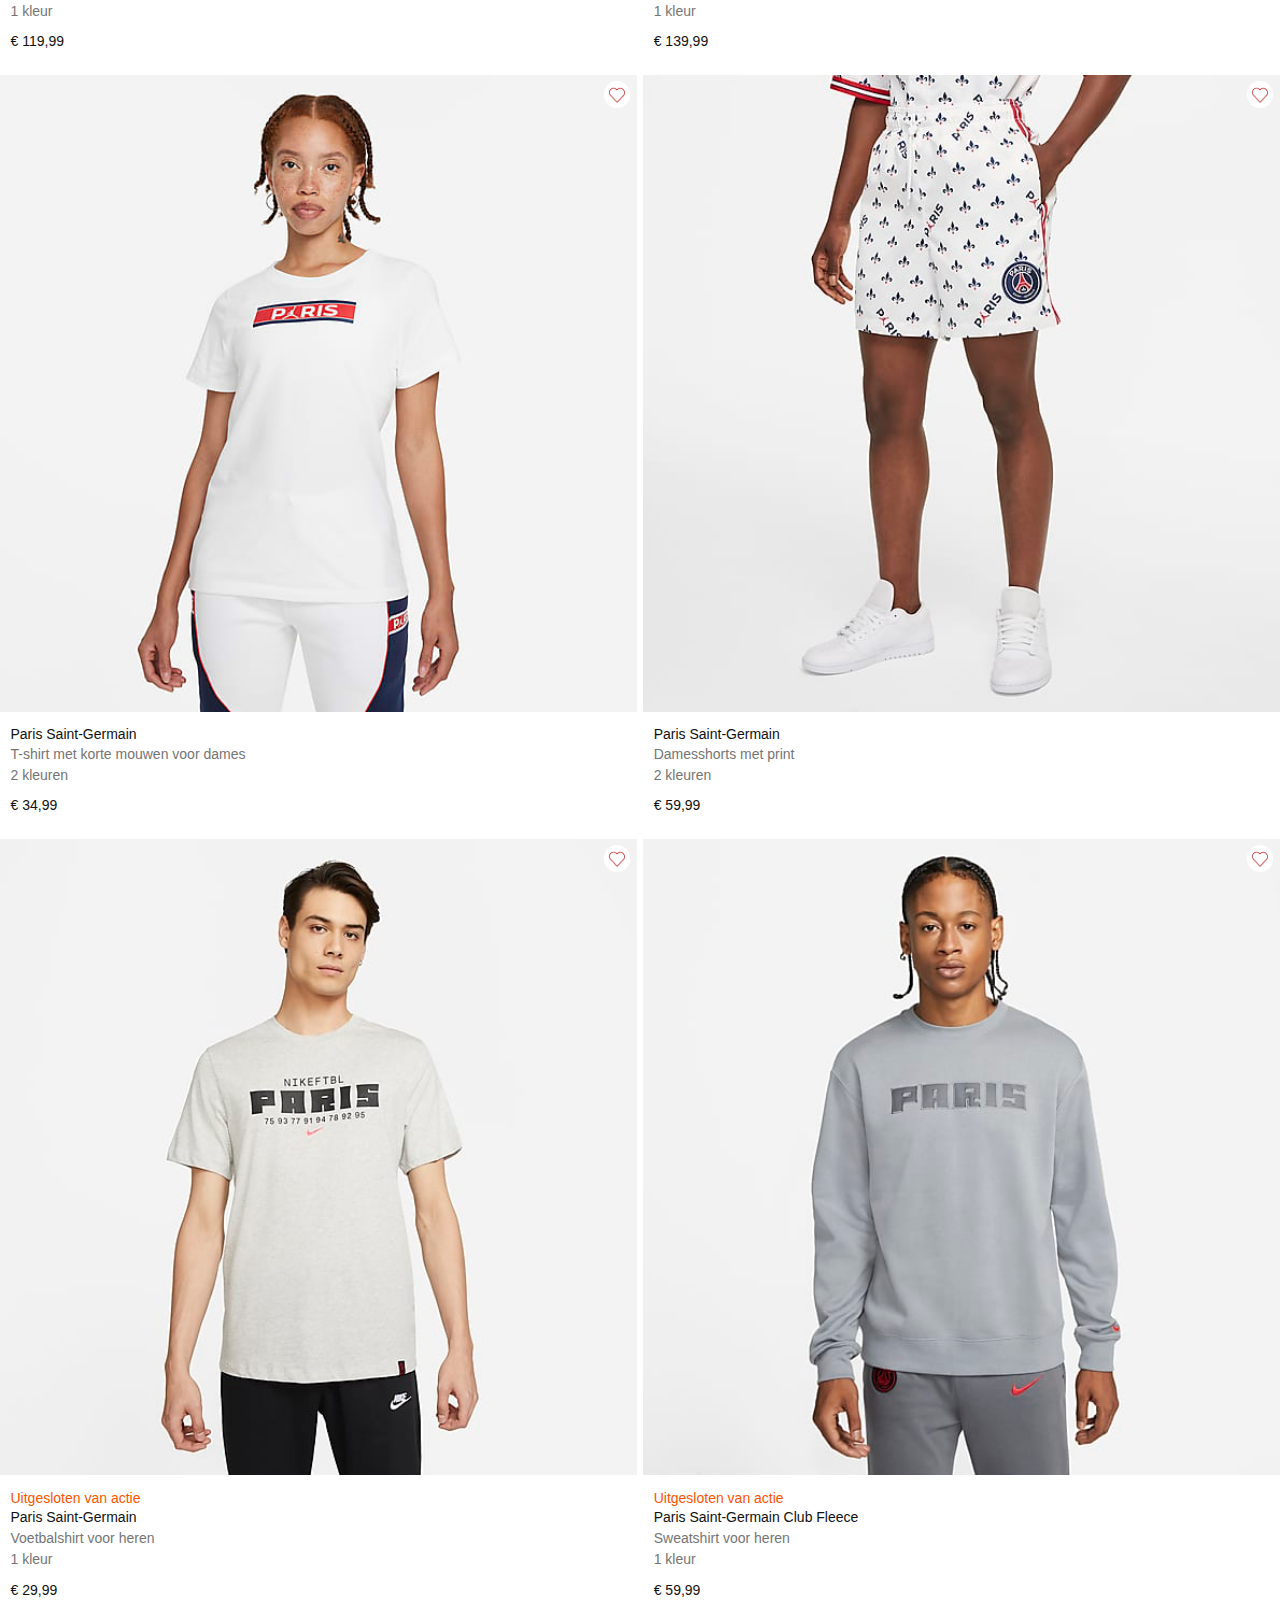
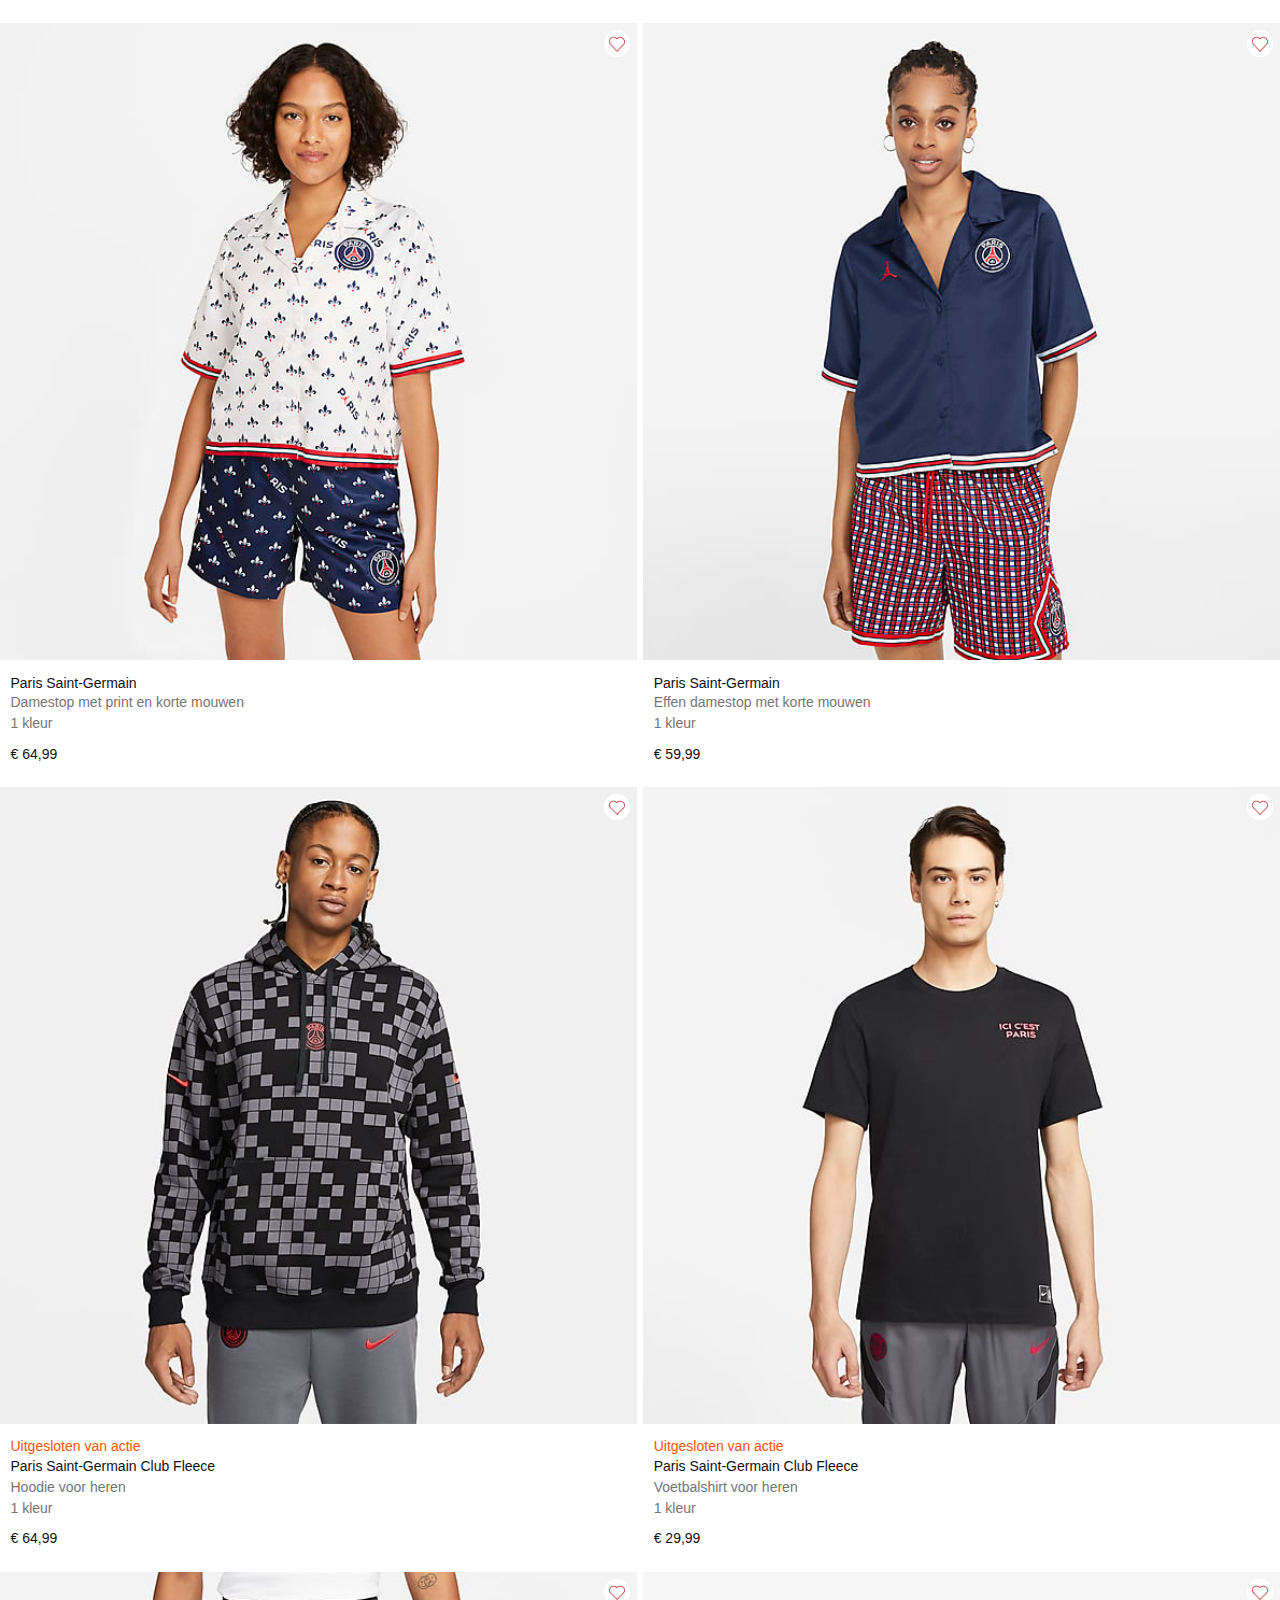
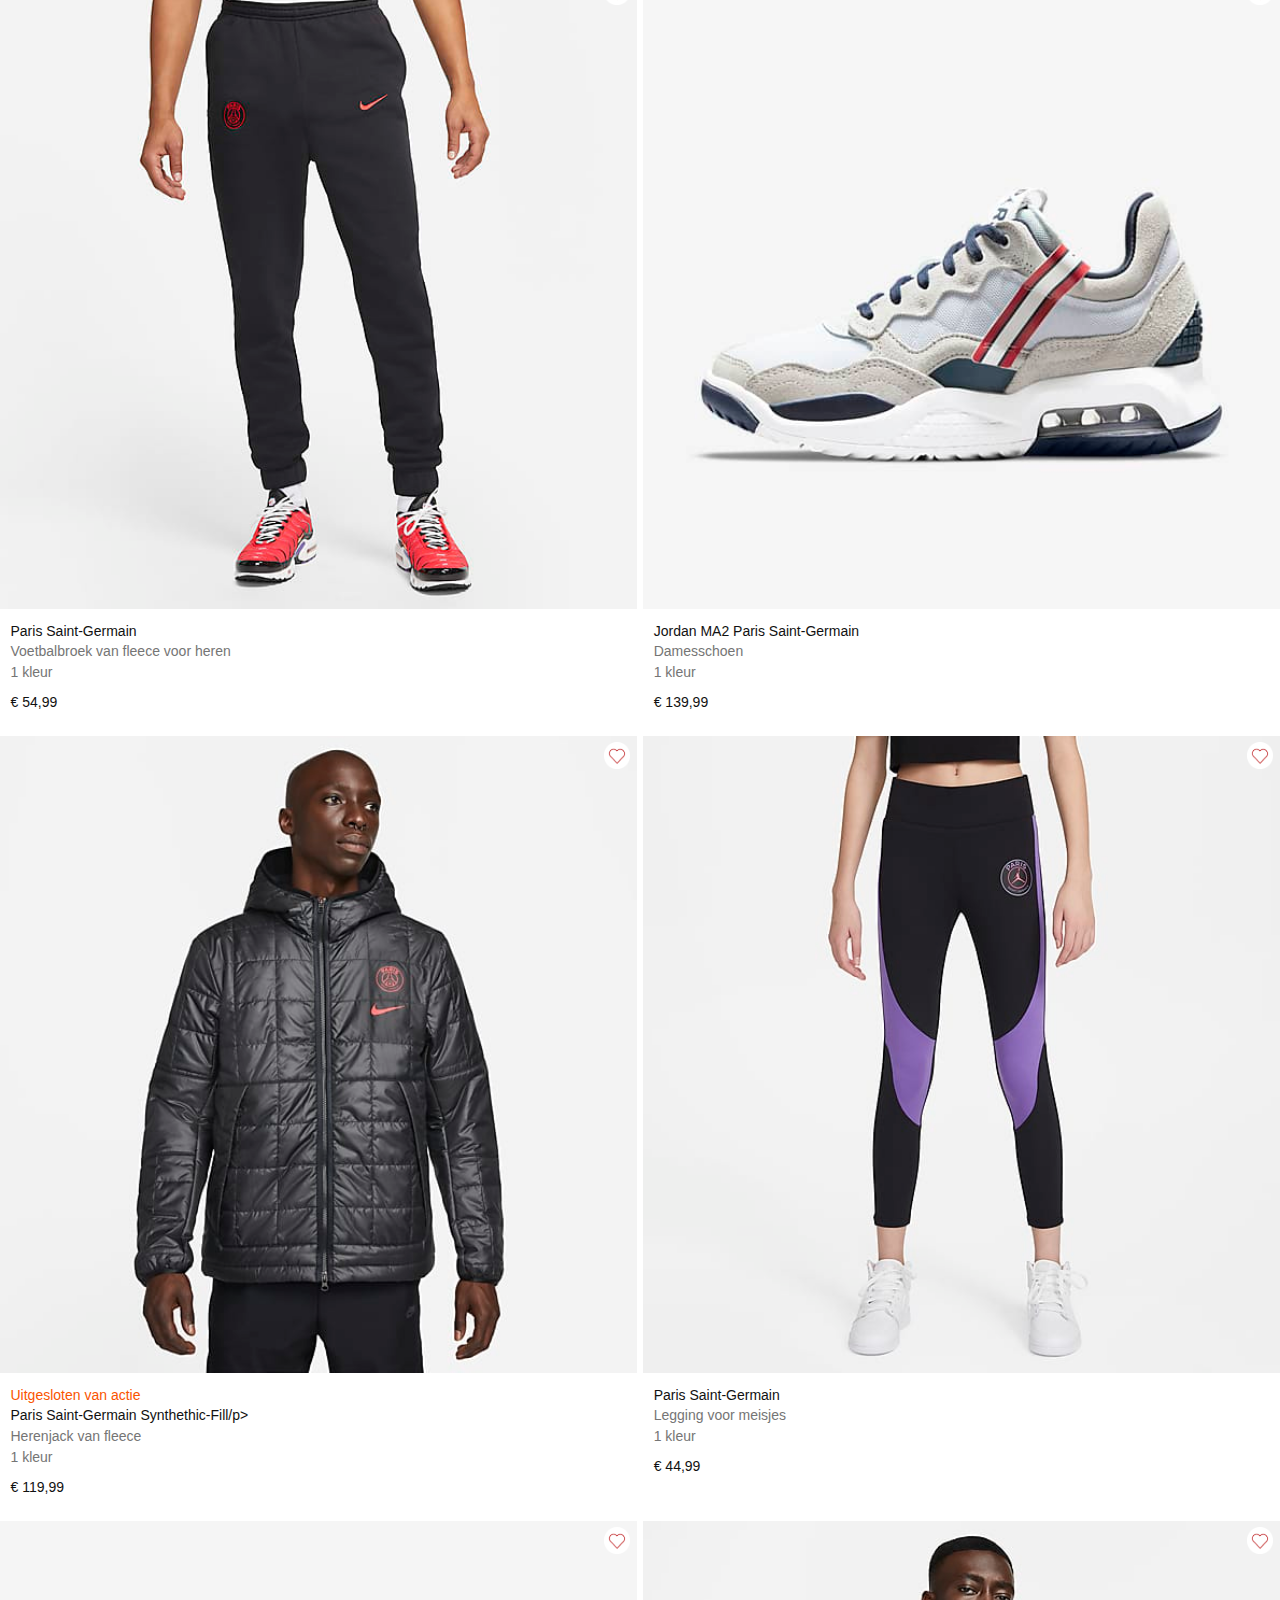
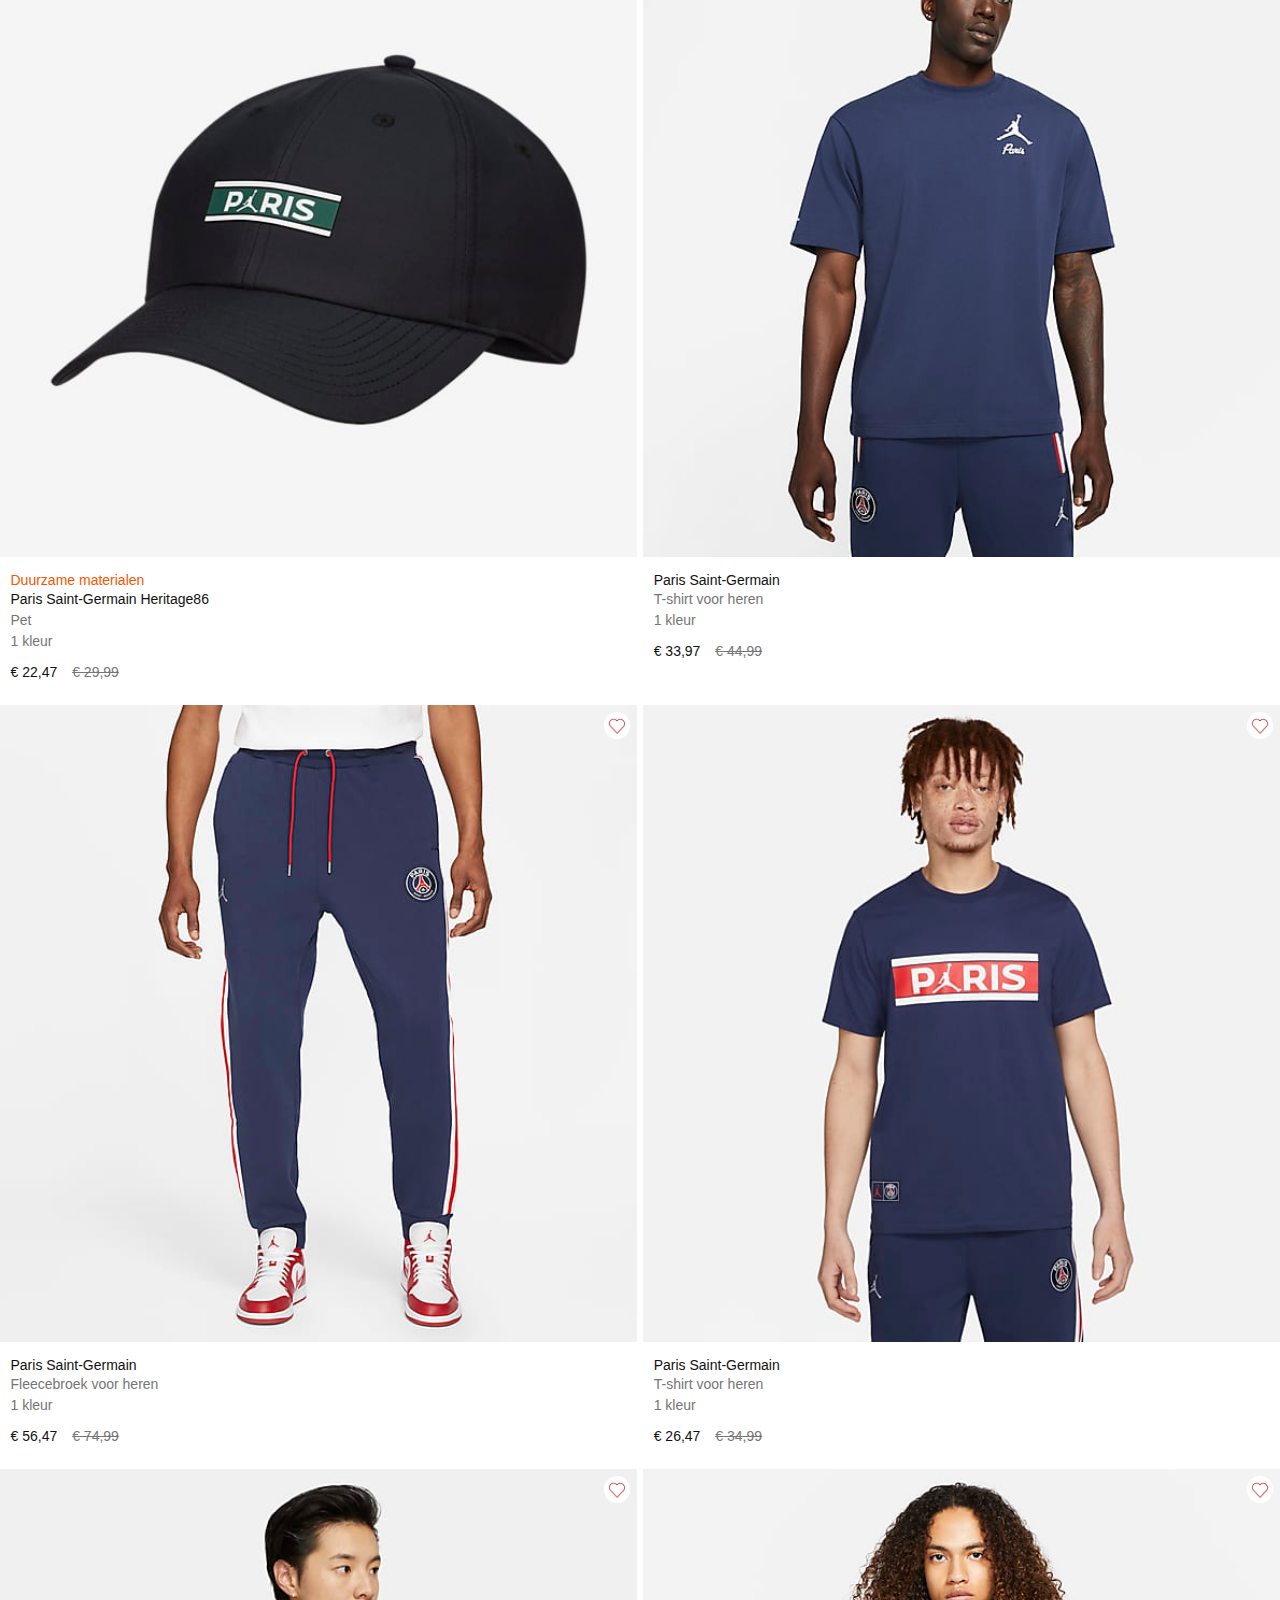
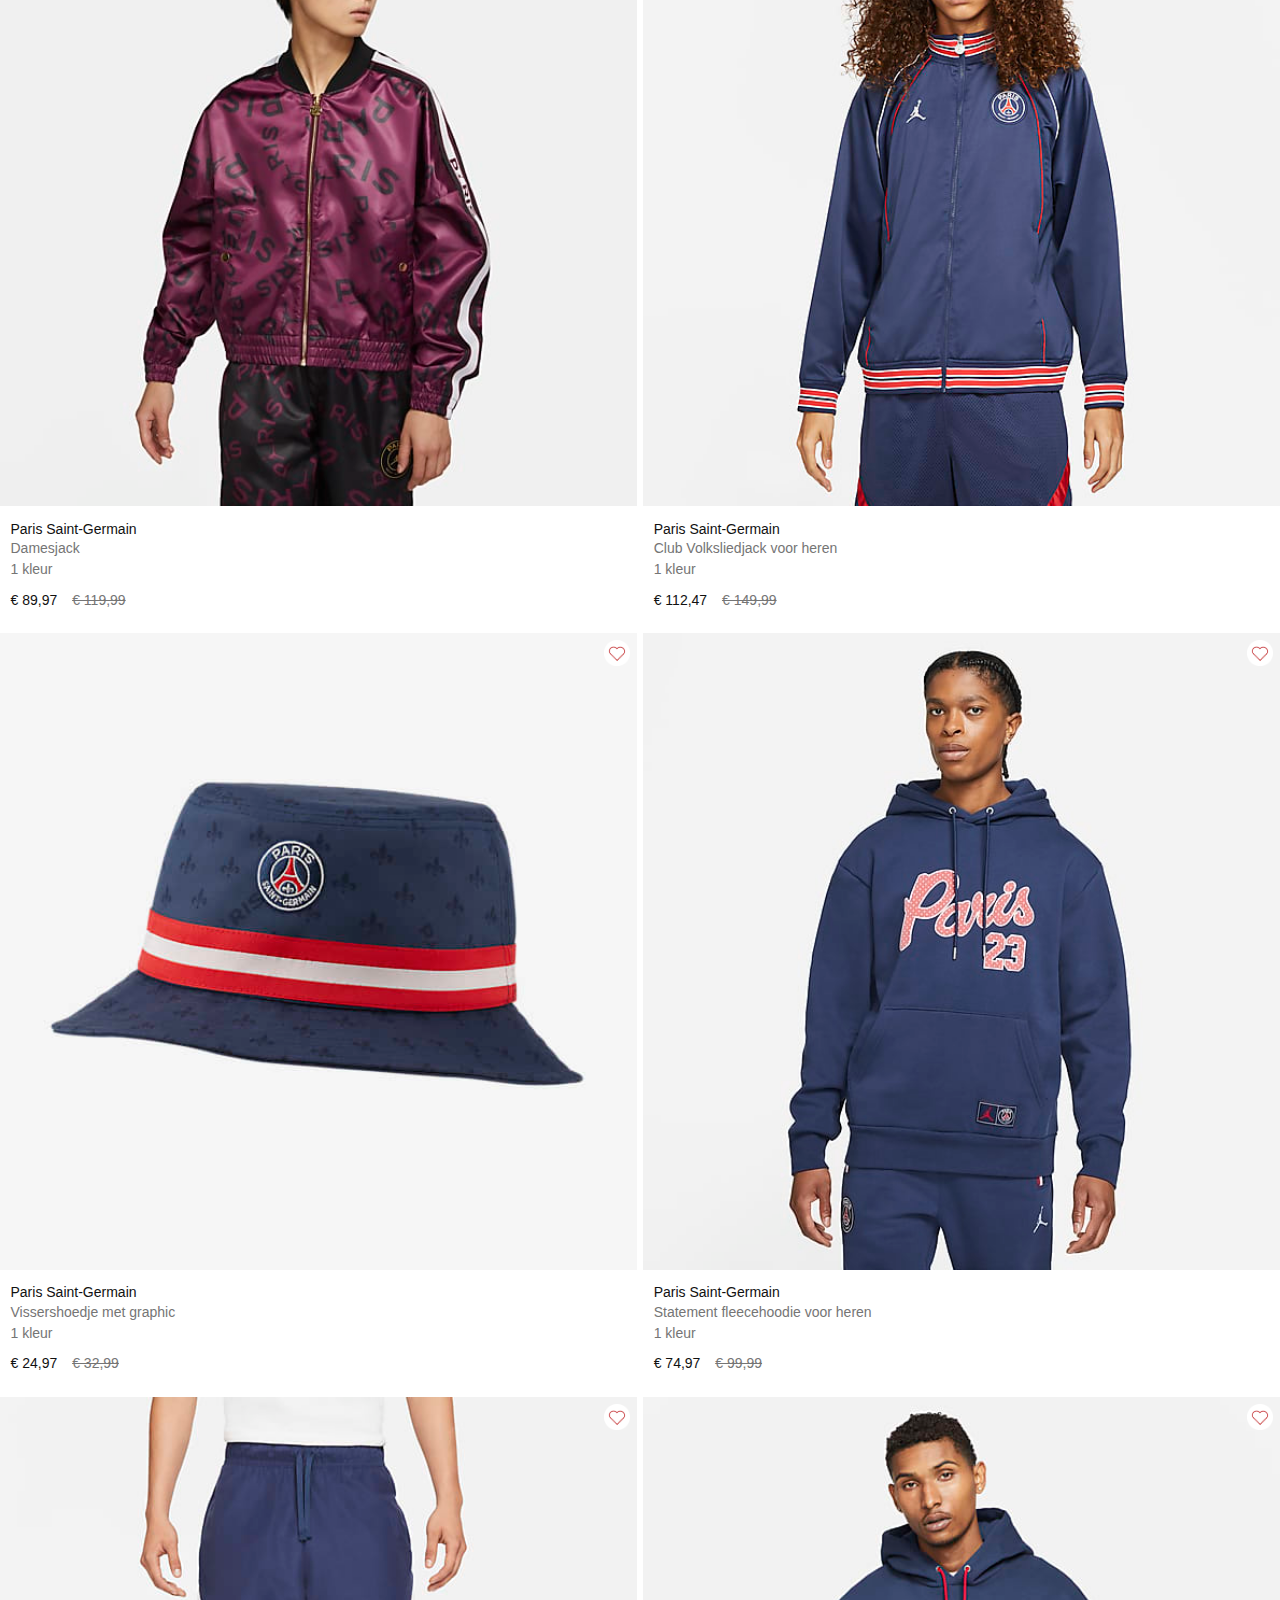
<file: detail.html>
<!doctype html>
<html lang="nl">
	
<head>
	<meta charset="UTF-8">
	<meta name="author" content="jouw naam">
	<meta name="viewport" content="width=device-width, initial-scale=1">
	
	<title>Nike</title>
	
	<link href="styles/style.css" rel="stylesheet">
</head>

<body>
	<header>
		<nav>
			<ul>
				<li><a href="index.html" target="_self"><img src="images/nike.png" alt="nike logo"></a></li>
				<li><a href="#"><img src="images/winkelwagen.png" alt="winkelwagen icoon"></a></li>
				<li><a href="#"><img src="images/zoeken.png" alt="zoek icoon"></a></li>
				<li><a href="#"><img src="images/menu.png" alt="hamburger menu icoon"></a></li>
			</ul>

            <label class="switch">
                <input type="checkbox" id="toggle">
                <span class="slider"></span>
            </label>
		</nav>

		<section>
			<p>Bestel op tijd om je bestelling op tijd voor de feestdagen in huis te hebben.</p>
			<a href="#">Shop</a>
			<a href="#">Help</a>
		</section>
	</header>

    <main id="detail">
        <h1>Lifestyle Paris Saint-Germain (44)</h1>
        <audio id="audio">
            <!-- Bron muziek: https://www.youtube.com/watch?v=fFlOx8JqAOo -->
            <source src="audio/psg_anthem.mp3" type="audio/mpeg">
        </audio>

        <nav>
            <a href="#">Schoenen</a>
            <a href="#">Tops En T-Shirts</a>
            <a href="#">Hoodies En Sweatshirts</a>
            <a href="#">Jassen En Bodywarmers</a>
            <a href="#">Broeken En Tights</a>
            <a href="#">Shorts</a>
            <a href="#">Trainingspakken</a>
            <a href="#">Accessoires En Gear</a>
        </nav>

        <section>
            <p>44 Resultaten</p>
            <button type="button" class="filter">
                Filter
                <img src="images/detail/filter-icon.png" alt="filter icoon">
            </button>
        </section>

        <section>

            <button type="button">
                <img src="images/detail/kruisje.png" alt="kruis icoon">
            </button>

            <h2>Filter</h2>

            <form>
                <fieldset>
                    <legend>Sorteer op:</legend>
                        <input type="radio" id="uitgelicht" name="sorteren" checked>
                        <label for="uitgelicht">Uitgelicht</label>

                        <input type="radio" id="nieuwst" name="sorteren">
                        <label for="nieuwst">Nieuwst</label>

                        <input type="radio" id="prijs_hoog_laag" name="sorteren">
                        <label for="uitgelicht">Prijs: Hoog-Laag</label>

                        <input type="radio" id="prijs_laag_hoog" name="sorteren">
                        <label for="uitgelicht">Prijs: Laag-Hoog</label>
                </fieldset> 

                <fieldset>
                    <legend>Voetbalclubs wereldwijd (1)</legend>
                        <input type="checkbox" id="fc_barcelona" name="voetbalclubs">
                        <label for="fc_barcelona">FC Barcelona</label>

                        <input type="checkbox" id="paris_saint_germain" name="voetbalclubs" checked>
                        <label for="paris_saint_germain">Paris Saint-Germain</label>

                        <input type="checkbox" id="liverpool_fc" name="voetbalclubs">
                        <label for="liverpool_fc">Liverpool F.C.</label>

                        <input type="checkbox" id="chelsea_fc" name="voetbalclubs">
                        <label for="chelsea_fc">Chelsea F.C.</label>

                        <button type="button">+ meer</button>
                </fieldset> 

                <fieldset>
                    <legend>Geslacht</legend>
                        <input type="checkbox" id="heren" name="geslacht">
                        <label for="heren">Heren</label>

                        <input type="checkbox" id="dames" name="geslacht">
                        <label for="dames">Dames</label>

                        <input type="checkbox" id="unisex" name="geslacht">
                        <label for="unisex">Unisex</label>
                </fieldset>

                <fieldset>
                    <legend>Kids</legend>
                        <input type="checkbox" id="jongens" name="kids">
                        <label for="jongens">Jongens</label>

                        <input type="checkbox" id="meisjes" name="kids">
                        <label for="meisjes">Meisjes</label>
                </fieldset>

                <fieldset>
                    <legend>Leeftijd van kids</legend>
                        <input type="checkbox" id="baby_peuters" name="leeftijd_kids">
                        <label for="baby_peuters">Baby's en peuters</label>

                        <input type="checkbox" id="kleuters" name="leeftijd_kids">
                        <label for="kleuters">Kleuters</label>
                    
                        <input type="checkbox" id="kids" name="leeftijd_kids">
                        <label for="kids">Kids</label>
                </fieldset>

                <fieldset>
                    <legend>Shop op prijs</legend>
                        <input type="checkbox" id="0_50" name="shop_prijs">
                        <label for="0_50">&euro;0 - &euro;50</label>

                        <input type="checkbox" id="50_100" name="shop_prijs">
                        <label for="50_100">&euro;50 - &euro;100</label>

                        <input type="checkbox" id="100_150" name="shop_prijs">
                        <label for="100_150">&euro;100 - &euro;150</label>

                        <input type="checkbox" id="150" name="shop_prijs">
                        <label for="150">&euro;150+</label>
                </fieldset>

                <fieldset>
                    <legend>Type tenue</legend>
                        <input type="checkbox" id="thuis" name="tenue">
                        <label for="thuis">Home</label>

                        <input type="checkbox" id="uit" name="tenue">
                        <label for="uit">Uit</label>
                    
                        <input type="checkbox" id="derde" name="tenue">
                        <label for="derde">Derde</label>

                        <input type="checkbox" id="aangepast" name="tenue">
                        <label for="aangepast">Aangepast</label>
                </fieldset>

                <fieldset>
                    <legend>Kleur</legend>

                    <div>
                        <button type="button">
                            <img src="images/detail/filter_kleur/zwart-patch.png" alt="zwarte patch">
                            Zwart
                        </button>

                        <button type="button">
                            <img src="images/detail/filter_kleur/blauw-patch.png" alt="blauwe patch">
                            Blauw
                        </button>

                        <button type="button">
                            <img src="images/detail/filter_kleur/bruin-patch.png" alt="bruine patch">
                            Bruin
                        </button>

                        <button type="button">
                            <img src="images/detail/filter_kleur/groen-patch.png" alt="groene patch">
                            Groen
                        </button>

                        <button type="button">
                            <img src="images/detail/filter_kleur/grijs-patch.png" alt="grijze patch">
                            Grijs
                        </button>

                        <button type="button">
                            <img src="images/detail/filter_kleur/roze-patch.png" alt="roze patch">
                            Roze
                        </button>

                        <button type="button">
                            <img src="images/detail/filter_kleur/paars-patch.png" alt="paarse patch">
                            Paars
                        </button>

                        <button type="button">
                            <img src="images/detail/filter_kleur/rood-patch.png" alt="rode patch">
                            Rood
                        </button>

                        <button type="button">
                            <img src="images/detail/filter_kleur/wit-patch.png" alt="witte patch">
                            Wit
                        </button>
                    </div>
                </fieldset>

                <fieldset>
                    <legend>Atleten</legend>
                        <input type="checkbox" id="mbappe" name="atleten">
                        <label for="mbappe">Kylian Mbappé</label>
                </fieldset>

                <fieldset>
                    <legend>Sale</legend>
                        <input type="checkbox" id="sale" name="sale">
                        <label for="sale">Sale</label>
                </fieldset>

                <fieldset>
                    <legend>Type sluiting</legend>
                        <input type="checkbox" id="nauwsluitend" name="type_sluiting">
                        <label for="nauwsluitend">Nauwsluitende pasvorm</label>
                </fieldset>

                <!-- bron fieldset: https://developer.mozilla.org/en-US/docs/Web/HTML/Element/fieldset -->
            </form>

            <div>
                <button type="submit">Pas toe</button>
            </div>

        </section>

        <section>
            <a href="#">
                <article>
                    <img src="images/detail/paris-saint-germain-gewatteerd-herenjack.jpeg" alt="paris saint-germain gewatteerd herenjack">
                    <button type="button">
                        <img src="images/detail/liken.png" alt="like button">
                    </button>

                    <p class="special">Bestseller</p>
                    <p>Paris Saint-Germain</p>
                    <p>Gewatteerd herenjack</p>
                    <p>1 kleur</p>
                    <span>&euro; 189,99</span>
                </article>
            </a>

            <a href="#">
                <article>
                    <img src="images/detail/paris-saint-germain-statement-fleecehoodie-heren.jpeg" alt="paris saint-germain statement fleecehoodie heren">
                    <button type="button">
                        <img src="images/detail/liken.png" alt="like button">
                    </button>
                    
                    <p>Paris Saint-Germain</p>
                    <p>Statement fleecehoodie voor heren</p>
                    <p>1 kleur</p>
                    <span>&euro; 99,99</span>
                </article>
            </a>

            <a href="#">
                <article>
                    <img src="images/detail/paris-saint-germain-ma-1-herenjack.jpeg" alt="paris saint-germain ma-1 herenjack">
                    <button type="button">
                        <img src="images/detail/liken.png" alt="like button">
                    </button>

                    <p>Paris Saint-Germain</p>
                    <p>MA-1 herenjack</p>
                    <p>1 kleur</p>
                    <span>&euro; 199,99</span>
                </article>
            </a>

            <a href="#">
                <article>
                    <img src="images/detail/zion-1-kinderschoen.jpeg" alt="zion-1 kinderschoen">
                    <button type="button">
                        <img src="images/detail/liken.png" alt="like button">
                    </button>
                    
                    <p>Zion 1</p>
                    <p>Kinderschoen</p>
                    <p>1 kleur</p>
                    <span>&euro; 89,99</span>
                </article>
            </a>

            <a href="#">
                <article>
                    <img src="images/detail/paris-saint-germain-fleecehoodie-heren.jpeg" alt="paris saint-germain fleecehoodie heren">
                    <button type="button">
                        <img src="images/detail/liken.png" alt="like button">
                    </button>
                    
                    <p>Paris Saint-Germain</p>
                    <p>Fleecehoodie voor heren</p>
                    <p>1 kleur</p>
                    <span>&euro; 79,99</span>
                </article>
            </a>

            <a href="#">
                <article>
                    <img src="images/detail/paris-saint-germain-statement-fleecebroek-heren.jpeg" alt="paris saint-germain statement fleecebroek heren">
                    <button type="button">
                        <img src="images/detail/liken.png" alt="like button">
                    </button>
                    
                    <p>Paris Saint-Germain</p>
                    <p>Statement Fleecebroek voor heren</p>
                    <p>1 kleur</p>
                    <span>&euro; 89,99</span>
                </article>
            </a>

            <a href="#">
                <article>
                    <img src="images/detail/paris-saint-germain-t-shirt-met-logo-heren.jpeg" alt="paris saint-germain t-shirt met logo heren">
                    <button type="button">
                        <img src="images/detail/liken.png" alt="like button">
                    </button>
                    
                    <p>Paris Saint-Germain</p>
                    <p>T-shirt met logo voor heren</p>
                    <p>2 kleuren</p>
                    <span>&euro; 34,99</span>
                </article>
            </a>

            <a href="#">
                <article>
                    <img src="images/detail/paris-saint-germain-fleecebroek-heren.jpeg" alt="paris saint-germain fleecebroek heren">
                    <button type="button">
                        <img src="images/detail/liken.png" alt="like button"> 
                    </button>
                    
                    <p>Paris Saint-Germain</p>
                    <p>Fleecebroek voor heren</p>
                    <p>1 kleur</p>
                    <span>&euro; 79,99</span>
                </article>
            </a>
            
            <a href="#">
                <article>
                    <img src="images/detail/paris-saint-germain-t-shirt-heren.jpeg" alt="paris saint-germain t-shirt heren">
                    <button type="button">
                        <img src="images/detail/liken.png" alt="like button">
                    </button>
                    
                    <p>Paris Saint-Germain</p>
                    <p>T-shirt voor heren</p>
                    <p>2 kleuren</p>
                    <span>&euro; 34,99</span>
                </article>
            </a>

            <a href="#">
                <article>
                    <img src="images/detail/paris-saint-germain-t-shirt-met-lange-mouwen-heren.jpeg" alt="paris saint-germain t-shirt met lange mouwen heren">  
                    <button type="button">
                        <img src="images/detail/liken.png" alt="like button">
                    </button>

                    <p>Paris Saint-Germain</p>
                    <p>T-shirt met lange mouwen voor heren</p>
                    <p>2 kleuren</p>
                    <span>&euro; 44,99</span>
                </article>
            </a>

            <a href="#">
                <article>
                    <img src="images/detail/paris-saint-germain-fleecehoodie-dames.jpeg" alt="paris saint-germain fleecehoodie dames">
                    <button type="button">
                        <img src="images/detail/liken.png" alt="like button">
                    </button>
                    
                    <p>Paris Saint-Germain</p>
                    <p>Fleecehoodie voor dames</p>
                    <p>3 kleuren</p>
                    <span>&euro; 84,99</span>
                </article>
            </a>

            <a href="#">
                <article>
                    <img src="images/detail/paris-saint-germain-t-shirt-met-korte-mouwen-dames-.jpeg" alt="paris saint-germain t-shirt met korte mouwen dames">
                    <button type="button">
                        <img src="images/detail/liken.png" alt="like button">
                    </button>
                    
                    <p>Paris Saint-Germain</p>
                    <p>T-shirt met korte mouwen voor dames</p>
                    <p>2 kleuren</p>
                    <span>&euro; 39,99</span>
                </article>
            </a>

            <a href="#">
                <article>
                    <img src="images/detail/paris-saint-germain-awf-geweven-voetbaljack-met-capuchon-heren.jpeg" alt="paris saint-germain awf-geweven voetbaljack met capuchon heren">
                    <button type="button">
                        <img src="images/detail/liken.png" alt="like button">
                    </button>
                    
                    <p class="special">Uitgesloten van actie</p>
                    <p>Paris Saint-Germain AWF</p>
                    <p>Geweven voetbaljack met capuchon voor heren</p>
                    <p>1 kleur</p>
                    <span>&euro; 109,99</span>
                </article>
            </a>

            <a href="#">
                <article>
                    <img src="images/detail/paris-saint-germain-voetbaltrainingsbroek-met-rits-en-dri-fit-heren.jpeg" alt="paris saint-germain voetbaltrainingsbroek met rits en dri fit heren">
                    <button type="button">
                        <img src="images/detail/liken.png" alt="like button">
                    </button>
                    
                    <p class="special">Uitgesloten van actie</p>
                    <p>Paris Saint-Germain</p>
                    <p>Nike voetbaltrainingsbroek met rits en Dri-FIT voor heren</p>
                    <p>1 kleur</p>
                    <span>&euro; 84,99</span>
                </article>
            </a>

            <a href="#">
                <article>
                    <img src="images/detail/paris-saint-germain-voetbalhoodie-van-fleece-met-halflange-rits-heren.jpeg" alt="paris saint-germain voetbalhoodie van fleece met halflange rits heren">
                    <button type="button">
                        <img src="images/detail/liken.png" alt="like button">
                    </button>
                    
                    <p class="special">Uitgesloten van actie</p>
                    <p>Paris Saint-Germain</p>
                    <p>Voetbalhoodie van fleece met halflange rits voor heren</p>
                    <p>1 kleur</p>
                    <span>&euro; 84,99</span>
                </article>
            </a>

            <a href="#">
                <article>
                    <img src="images/detail/paris-saint-germain-hoodie.jpeg" alt="paris saint-germain hoodie">
                    <button type="button">
                        <img src="images/detail/liken.png" alt="like button">
                    </button>
                    
                    <p class="special">Net binnen</p>
                    <p>Paris Saint-Germain</p>
                    <p>Hoodie voor meisjes</p>
                    <p>1 kleur</p>
                    <span>&euro; 54,99</span>
                </article>
            </a>

            <a href="#">
                <article>
                    <img src="images/detail/paris-saint-germain-jongensbroek.jpeg" alt="paris saint-germain jongensbroek">
                    <button type="button">
                        <img src="images/detail/liken.png" alt="like button">
                    </button>
                    
                    <p class="special">Net binnen</p>
                    <p>Paris Saint-Germain</p>
                    <p>Jongensbroek</p>
                    <p>1 kleur</p>
                    <span>&euro; 59,99</span>
                </article>
            </a>

            <a href="#">
                <article>
                    <img src="images/detail/paris-saint-germain-fleecebroek-dames.jpeg" alt="paris saint-germain fleecebroek dames">
                    <button type="button">
                        <img src="images/detail/liken.png" alt="like button">
                    </button>
                    
                    <p>Paris Saint-Germain</p>
                    <p>Fleecebroek voor dames</p>
                    <p>2 kleuren</p>
                    <span>&euro; 74,99</span>
                </article>
            </a>

            <a href="#">
                <article>
                    <img src="images/detail/paris-saint-germain-geweven-damesjack.jpeg" alt="paris saint-germain geweven damesjack">
                    <button type="button">
                        <img src="images/detail/liken.png" alt="like button">
                    </button>
                    
                    <p>Paris Saint-Germain</p>
                    <p>Geweven damesjack</p>
                    <p>1 kleur</p>
                    <span>&euro; 119,99</span>
                </article>
            </a>

            <a href="#">
                <article>
                    <img src="images/detail/jordan-ma2-paris-saint-germain-schoen.jpeg" alt="jordan-ma2 paris saint-germain- choen">
                    <button type="button">
                        <img src="images/detail/liken.png" alt="like button">
                    </button>
                    
                    <p>Jordan MA2 Paris Saint-Germain</p>
                    <p>Schoen</p>
                    <p>1 kleur</p>
                    <span>&euro; 139,99</span>
                </article>
            </a>

            <a href="#">
                <article>
                    <img src="images/detail/paris-saint-germain-t-shirt-met-korte-mouwen-dames.jpeg" alt="paris saint-germain t-shirt met korte mouwen dames">
                    <button type="button">
                        <img src="images/detail/liken.png" alt="like button">
                    </button>
                    
                    <p>Paris Saint-Germain</p>
                    <p>T-shirt met korte mouwen voor dames</p>
                    <p>2 kleuren</p>
                    <span>&euro; 34,99</span>
                </article>
            </a>

            <a href="#">
                <article>
                    <img src="images/detail/paris-saint-germain-damesshorts-met-print.jpeg" alt="paris saint-germain damesshorts met print">
                    <button type="button">
                        <img src="images/detail/liken.png" alt="like button">
                    </button>
                    
                    <p>Paris Saint-Germain</p>
                    <p>Damesshorts met print</p>
                    <p>2 kleuren</p>
                    <span>&euro; 59,99</span>
                </article>
            </a>

            <a href="#">
                <article>
                    <img src="images/detail/paris-saint-germain-voetbalshirt-heren.jpeg" alt="paris saint-germain voetbalshirt heren">
                    <button type="button">
                        <img src="images/detail/liken.png" alt="like button">
                    </button>
                    
                    <p class="special">Uitgesloten van actie</p>
                    <p>Paris Saint-Germain</p>
                    <p>Voetbalshirt voor heren</p>
                    <p>1 kleur</p>
                    <span>&euro; 29,99</span>
                </article>
            </a>

            <a href="#">
                <article>
                    <img src="images/detail/paris-saint-germain-club-fleece-sweatshirt-heren.jpeg" alt="paris saint-germain club fleece sweatshirt heren">
                    <button type="button">
                        <img src="images/detail/liken.png" alt="like button">
                    </button>
                    
                    <p class="special">Uitgesloten van actie</p>
                    <p>Paris Saint-Germain Club Fleece</p>
                    <p>Sweatshirt voor heren</p>
                    <p>1 kleur</p>
                    <span>&euro; 59,99</span>
                </article>
            </a>

            <a href="#">
                <article>
                    <img src="images/detail/paris-saint-germain-damestop-met-print-en-korte-mouwen.jpeg" alt="paris saint-germain damestop met print en korte-mouwen">
                    <button type="button">
                        <img src="images/detail/liken.png" alt="like button">
                    </button>
                    
                    <p>Paris Saint-Germain</p>
                    <p>Damestop met print en korte mouwen</p>
                    <p>1 kleur</p>
                    <span>&euro; 64,99</span>
                </article>
            </a>

            <a href="#">
                <article>
                    <img src="images/detail/paris-saint-germain-effen-damestop-met-korte-mouwen.jpeg" alt="paris saint germain effen damestop met korte mouwen">
                    <button type="button">
                        <img src="images/detail/liken.png" alt="like button">
                    </button>
                    
                    <p>Paris Saint-Germain</p>
                    <p>Effen damestop met korte mouwen</p>
                    <p>1 kleur</p>
                    <span>&euro; 59,99</span>
                </article>
            </a>

            <a href="#">
                <article>
                    <img src="images/detail/paris-saint-germain-club-fleece-hoodie-heren.jpeg" alt="paris saint-germain club fleece hoodie heren">
                    <button type="button">
                        <img src="images/detail/liken.png" alt="like button">
                    </button>
                    
                    <p class="special">Uitgesloten van actie</p>
                    <p>Paris Saint-Germain Club Fleece</p>
                    <p>Hoodie voor heren</p>
                    <p>1 kleur</p>
                    <span>&euro; 64,99</span>
                </article>
            </a>

            <a href="#">
                <article>
                    <img src="images/detail/paris-saint-germain-voetbalshirt-heren-zwart-roze.jpeg" alt="paris saint-germain voetbalshirt heren zwart roze">
                    <button type="button">
                        <img src="images/detail/liken.png" alt="like button">
                    </button>

                    <p class="special">Uitgesloten van actie</p>
                    <p>Paris Saint-Germain Club Fleece</p>
                    <p>Voetbalshirt voor heren</p>
                    <p>1 kleur</p>
                    <span>&euro; 29,99</span>
                </article>
            </a>

            <a href="#">
                <article>
                    <img src="images/detail/paris-saint-germain-voetbalbroek-van-fleece-heren-zwart-roze.jpeg" alt="paris saint-germain voetbalbroek van fleece heren zwart roze">
                    <button type="button">
                        <img src="images/detail/liken.png" alt="like button">
                    </button>
                    
                    <p>Paris Saint-Germain</p>
                    <p>Voetbalbroek van fleece voor heren</p>
                    <p>1 kleur</p>
                    <span>&euro; 54,99</span>
                </article>
            </a>

            <a href="#">
                <article>
                    <img src="images/detail/jordan-ma2-paris-saint-germain-damesschoen.jpeg" alt="jordan-ma2 paris saint-germain damesschoen">
                    <button type="button">
                        <img src="images/detail/liken.png" alt="like button">
                    </button>
                    
                    <p>Jordan MA2 Paris Saint-Germain</p>
                    <p>Damesschoen</p>
                    <p>1 kleur</p>
                    <span>&euro; 139,99</span>
                </article>
            </a>

            <a href="#">
                <article>
                    <img src="images/detail/paris-saint-germain-synthetic-fill-herenjack-van-fleece.jpeg" alt="paris saint-germain synthetic fill herenjack van fleece">
                    <button type="button">
                        <img src="images/detail/liken.png" alt="like button">
                    </button>
                    
                    <p class="special">Uitgesloten van actie</p>
                    <p>Paris Saint-Germain Synthethic-Fill/p>
                    <p>Herenjack van fleece</p>
                    <p>1 kleur</p>
                    <span>&euro; 119,99</span>
                </article>
            </a>

            <a href="#">
                <article>
                    <img src="images/detail/paris-saint-germain-legging.jpeg" alt="paris saint germain legging">
                    <button type="button">
                        <img src="images/detail/liken.png" alt="like button">
                    </button>
                    
                    <p>Paris Saint-Germain</p>
                    <p>Legging voor meisjes</p>
                    <p>1 kleur</p>
                    <span>&euro; 44,99</span>
                </article>
            </a>
            
            <a href="#">
                <article>
                    <img src="images/detail/paris-saint-germain-heritage86-pet-.jpeg" alt="paris saint-germain heritage86 pet">
                    <button type="button">
                        <img src="images/detail/liken.png" alt="like button">
                    </button>
                    
                    <p class="special">Duurzame materialen</p>
                    <p>Paris Saint-Germain Heritage86</p>
                    <p>Pet</p>
                    <p>1 kleur</p>
                    <span>&euro; 22,47</span> <span>&euro; 29,99</span>
                </article>
            </a>

            <a href="#">
                <article>
                    <img src="images/detail/paris-saint-germain-t-shirt-heren-blauw-wit.jpeg" alt="paris saint-germain t-shirt heren blauw wit">
                    <button type="button">
                        <img src="images/detail/liken.png" alt="like button">
                    </button>
                    
                    <p>Paris Saint-Germain</p>
                    <p>T-shirt voor heren</p>
                    <p>1 kleur</p>
                    <span>&euro; 33,97</span> <span>&euro; 44,99</span>
                </article>
            </a>

            <a href="#">
                <article>
                    <img src="images/detail/paris-saint-germain-fleecebroek-heren-blauw.jpeg" alt="paris saint-germain fleecebroek heren blauw">
                    <button type="button">
                        <img src="images/detail/liken.png" alt="like button">
                    </button>
                    
                    <p>Paris Saint-Germain</p>
                    <p>Fleecebroek voor heren</p>
                    <p>1 kleur</p>
                    <span>&euro; 56,47</span> <span>&euro; 74,99</span>
                </article>
            </a>

            <a href="#">
                <article>
                    <img src="images/detail/paris-saint-germain-t-shirt-heren-blauw.jpeg" alt="paris saint-germain t-shirt heren blauw">
                    <button type="button">
                        <img src="images/detail/liken.png" alt="like button">
                    </button>
                    
                    <p>Paris Saint-Germain</p>
                    <p>T-shirt voor heren</p>
                    <p>1 kleur</p>
                    <span>&euro; 26,47</span> <span>&euro; 34,99</span>
                </article>
            </a>

            <a href="#">
                <article>
                    <img src="images/detail/paris-saint-germain-damesjack.jpeg" alt="paris saint-germain damesjack">
                    <button type="button">
                        <img src="images/detail/liken.png" alt="like button">
                    </button>
                    
                    <p>Paris Saint-Germain</p>
                    <p>Damesjack</p>
                    <p>1 kleur</p>
                    <span>&euro; 89,97</span> <span>&euro; 119,99</span>
                </article>
            </a>

            <a href="#">
                <article>
                    <img src="images/detail/paris-saint-germain-club-volksliedjack-heren.jpeg" alt="paris saint-germain club volksliedjack heren">
                    <button type="button">
                        <img src="images/detail/liken.png" alt="like button">
                    </button>
                    
                    <p>Paris Saint-Germain</p>
                    <p>Club Volksliedjack voor heren</p>
                    <p>1 kleur</p>
                    <span>&euro; 112,47</span> <span>&euro; 149,99</span>
                </article>
            </a>

            <a href="#">
                <article>
                    <img src="images/detail/paris-saint-germain-vissershoedje-met-graphic.jpeg" alt="paris saint-germain vissershoedje met graphic">
                    <button type="button">
                        <img src="images/detail/liken.png" alt="like button">
                    </button>
                    
                    <p>Paris Saint-Germain</p>
                    <p>Vissershoedje met graphic</p>
                    <p>1 kleur</p>
                    <span>&euro; 24,97</span> <span>&euro; 32,99</span>
                </article>
            </a>

            <a href="#">
                <article>
                    <img src="images/detail/paris-saint-germain-statement-fleecehoodie-heren-blauw.jpeg" alt="paris saint-germain statement fleecehoodie heren blauw">
                    <button type="button">
                        <img src="images/detail/liken.png" alt="like button">
                    </button>
                    
                    <p>Paris Saint-Germain</p>
                    <p>Statement fleecehoodie voor heren</p>
                    <p>1 kleur</p>
                    <span>&euro; 74,97</span> <span>&euro; 99,99</span>
                </article>
            </a>

            <a href="#">
                <article>
                    <img src="images/detail/paris-saint-germain-jumpman-herenshorts-blauw.jpeg" alt="paris saint-germain jumpman herenshorts blauw">
                    <button type="button">
                        <img src="images/detail/liken.png" alt="like button">
                    </button>
                    
                    <p>Paris Saint-Germain</p>
                    <p>Herenshorts</p>
                    <p>1 kleur</p>
                    <span>&euro; 41,47</span> <span>&euro; 54,99</span>
                </article>
            </a>

            <a href="#">
                <article>
                    <img src="images/detail/paris-saint-germain-fleecehoodie-heren-blauw.jpeg" alt="paris saint-germain fleecehoodie heren blauw">
                    <button type="button">
                        <img src="images/detail/liken.png" alt="like button">
                    </button>
                    
                    <p>Paris Saint-Germain</p>
                    <p>Fleecehoodie voor heren</p>
                    <p>1 kleur</p>
                    <span>&euro; 59,97</span> <span>&euro; 79,99</span>
                </article>
            </a>

            <a href="#">
                <article>
                    <img src="images/detail/paris-saint-germain-t-shirt-met-korte-mouwen-dames-paars.jpeg" alt="paris saint-germain t-shirt met korte mouwen dames paars">
                    <button type="button">
                        <img src="images/detail/liken.png" alt="like button">
                    </button>
                    
                    <p>Paris Saint-Germain</p>
                    <p>T-shirt met korte mouwen voor dames</p>
                    <p>1 kleur</p>
                    <span>&euro; 31,97</span> <span>&euro; 39,99</span>
                </article>
            </a>

            <a href="#">
                <article>
                    <img src="images/detail/paris-saint-germain-statement-t-shirt-heren.jpeg" alt="paris saint-germain statement t-shirt heren">
                    <button type="button">
                        <img src="images/detail/liken.png" alt="like button">
                    </button>
                    
                    <p>Paris Saint-Germain</p>
                    <p>Statement T-shirt voor heren</p>
                    <p>1 kleur</p>
                    <span>&euro; 33,97</span> <span>&euro; 44,99</span>
                </article>
            </a>

        </section>

    </main>


    <footer>
        <ul>
			<li><a href="#">Cadeaubonnen</a></li>
			<li><a href="#">Zoek een store</a></li>
			<li><a href="#">Meld je aan voor e-mails</a></li>
			<li><a href="#">Word member</a></li>
			<li><a href="#">Studentenkorting</a></li>
			<li><a href="#">Feedback</a></li>
		</ul>

		<details>
			<summary>Help</summary>
			<ul>
				<li><a href="#">Bestelstatus</a></li>
				<li><a href="#">Verzending en levering</a></li>
				<li><a href="#">Retourzingen</a></li>
				<li><a href="#">Betaalmethodes</a></li>
				<li><a href="#">Contact</a></li>
				<li><a href="#">Nike promotiecodes hulp</a></li>
			</ul>
		</details>

		<details>
			<summary>Over Nike</summary>
			<ul>
				<li><a href="#">Nieuws</a></li>
				<li><a href="#">Werken bij Nike</a></li>
				<li><a href="#">Investeerders</a></li>
				<li><a href="#">Duurzaamheid</a></li>
			</ul>
		</details>

		<ul>
			<li><a href="#"><img src="images/twitter.png" alt="twitter icoon"></a></li>
			<li><a href="#"><img src="images/facebook.png" alt="facebook icoon"></a></li>
			<li><a href="#"><img src="images/youtube.png" alt="youtube icoon"></a></li>
			<li><a href="#"><img src="images/instagram.png" alt="instagram icoon"></a></li>
		</ul>

		<a href="#">
            <img src="images/location.png" id="locatie" alt="locatie icoon">Nederland
        </a>
		
        <p>© 2021 Nike, Inc. Alle rechten voorbehouden</p>

		<ul>
			<li><a href="#">Handleidingen</a></li>
			<li><a href="#">Algemene voorwaarden</a></li>
			<li><a href="#">Verkoopvoorwaarden</a></li>
			<li><a href="#">Bedrijfsgegevens</a></li>
			<li><a href="#">Privacy- en cookiebeleid</a></li>
			<li><a href="#">cookie-instellingen</a></li>
		</ul>

    </footer>

    <script src="scripts/script.js"></script>
</body>
</html>
</file>
<file: styles/style.css>
/* CSS Document */
*, *::after, *::before {
    box-sizing:border-box;  
}
  
*{
    margin: 0;
    padding: 0;
}
  
@font-face {
    font-family: 'Futura-Condensed-Extra-Bold';
    src: url(../assets/Futura-Condensed-Extra-Bold.otf);
}
  
html {
    width: 100%;
    height: 100vh;
}
  
body {
    font-family: 'Helvetica Neue', Arial, Helvetica, sans-serif;
}
  
  
/* header */ 

header nav ul {
    display: flex;
    gap: 2em;
    align-items: center;
}
  
header nav ul li:first-of-type {
    margin-right: auto;
}
  
header section {
    background-color: #F5F5F5;
    padding: 1em;
    font-size: .75em;
    text-align: center;
}
  
header section a, header section p {
    color: #111111;
    font-weight: 500;
}

header nav {
    padding:  1.25em;
}

header nav li img {
    height: 1.25em;
}

/* toggle switch voor dark mode */
/* bron: https://plantpot.works/1162 */

label.switch {
    position: relative;
    display: inline-block;
    width: 3em;
    height: 1.5em;
    margin-top: 1em;
}

label.switch input {
    display: none;
}

span.slider {
    position: absolute;
    top: 0;
    left: 0;
    right: 0;
    bottom: 0;
    background: #ececec;
    border-radius: 34px;
    transition: .4s;
}

span.slider::before {
    content: "";
    position: absolute;
    height: 1em;
    width: 1em;
    left: 4px;
    bottom: 4px;
    background: white;
    border-radius: 50%;
    transition: .4s;
}

label.switch input:checked + span.slider {
    background: #757575;
}

label.switch input:checked + span.slider::before {
    transform: translateX(1.5em);
}

.dark-mode, .dark-mode main#detail section:nth-of-type(2).filterOpen, .dark-mode main#detail section:nth-of-type(2).filterOpen>div {
    background: rgb(21, 21, 22);  
    color: #757575;
}

.dark-mode a, .dark-mode span, .dark-mode button, .dark-mode p, .dark-mode summary, .dark-mode main#detail section:nth-of-type(3) p.special+p {
    color: #757575;
}

.dark-mode p.special {
    color: rgb(230, 179, 153);
}

.dark-mode header section {
    background: rgb(32, 32, 32);
}

.dark-mode section.ekiden a~a, .dark-mode main#home section a~a, .dark-mode main#home section article a~a {
    background: rgb(21, 21, 22);  
    color: #757575;
}

.dark-mode main#home section:nth-of-type(5) a~a {
    background: black;
}

.dark-mode main#home section:nth-of-type(7) h3, .dark-mode main#home section:nth-of-type(7) p {
    color: white;
}

.dark-mode input[type="radio"], .dark-mode input[type="checkbox"]+label::before {
    border: 1px solid #757575;
}

.dark-mode input[type="radio"]:checked {
	background-color: #757575;
    border: 1px solid #757575;
}

.dark-mode input[type="checkbox"]:checked + label::before {
    background-color: #757575;
    border-color: none;
    color: black;
}



/* main */

main#home {
    padding-left: 1.25em;
    padding-right: 1.25em;
}

main#home section {
    padding-bottom: 5em;
}

main#home section img {
    margin-bottom: 1em;
}

main section a {
    text-decoration: none;
    color: #111111;
}

/* sections */

main section.ekiden p:first-of-type {
    color: white;
    left: 1.5em;
    bottom: 18em;
    font-weight: 500;
}

main section.ekiden, main#home section:nth-of-type(3) article, main section:nth-of-type(6) article, main section:nth-of-type(7) article, main section:nth-of-type(8) article {
    position: relative;
}

main section.ekiden p, main section.ekiden h1, main section.ekiden a~a, main#home section:nth-of-type(3) p, main#home section:nth-of-type(3) a~a, main section:nth-of-type(6) p, main section:nth-of-type(6) a~a, main section:nth-of-type(7) h3, main section:nth-of-type(7) p, main section:nth-of-type(7) a~a, main section:nth-of-type(8) a~a {
    position: absolute;
    left: 0;
    bottom: 0;
}

main section.ekiden h1 {
    left: .45em;
    bottom: 3.75em;
}

main section.ekiden a~a, main#home section:nth-of-type(3) a~a, main section:nth-of-type(6) a~a, main section:nth-of-type(8) a~a {
    color: black;
    text-decoration: none;
    background: white;
    border-radius: 20px;
    text-align: center;
    padding: .5em 1.75em;
    margin-top: 1.5em;
    margin-right: .25em;
    line-height: 1.5;
}

main section.ekiden a~a {
    left: 1.5em;
    bottom: 7.5em;
}

main#home section:nth-of-type(2) img~p, main section:nth-of-type(4) img~p {
    font-weight: 500;
    line-height: 1.5;
}

main#home section:nth-of-type(2) p:last-of-type, main section:nth-of-type(4) p:last-of-type {
    color: #757575;
    font-weight: 400;
    line-height: 1.5;
}

main#home section:nth-of-type(3) p, main section:nth-of-type(6) p {
    left: 1.5em;
    bottom: 6.5em;
    color: white;
}

main#home section:nth-of-type(3) a~a, main section:nth-of-type(6) a~a, main section:nth-of-type(8) a~a {
    left: 1.5em;
    bottom: 2.5em;
}

main section:nth-of-type(5) p:first-of-type {
    font-family: 'Futura-Condensed-Extra-Bold', 'Helvetica Neue', Helvetica, Arial, sans-serif;
    font-size: 3em;
    font-weight: 500;
    line-height: 1;
    text-transform: uppercase;
    letter-spacing: -2px;
    width: 80%;
}

main section:nth-of-type(5) p:last-of-type {
    font-size: 1em;
    margin-top: 1.5em;
    margin-bottom: 1.5em;
    line-height: 1.5;
    width: 85%;
}

main section:nth-of-type(5) a~a, main section:nth-of-type(7) a~a {
    color: white;
    text-decoration: none;
    background: black;
    border-radius: 20px;
    text-align: center;
    padding: .5em 1.75em;
    margin-top: 1.5em;
    margin-right: .25em;
    line-height: 1.5;
    left: 1.5em;
    bottom: 2.5em;
}

main section:nth-of-type(7) h3 {
    left: .5em;
    bottom: 3em;
    font-family: 'Futura-Condensed-Extra-Bold', 'Helvetica Neue', Helvetica, Arial, sans-serif;
    font-size: 3em;
    font-weight: 500;
    line-height: 1;
    text-transform: uppercase;
    letter-spacing: -2px;
}

main section:nth-of-type(7) p {
    left: 1.5em;
    bottom: 6.5em;
    line-height: 1.5;
}

main section article.members, main#detail section:nth-of-type(3) article {
    position: relative;
} 

main section article.members img~img, main#detail section:nth-of-type(3) article>button{
    position: absolute;
}

main section article.members img~img {
    width: 2em;
    left: .75em;
    top: .75em;
}

main#detail section:nth-of-type(3) article>button {
    border: none;
    background: transparent;
    width: 2em;
    right: .5em;
    top: .5em;
}

/* scrollable sections in de main */

main#home section:nth-of-type(2), main#home section:nth-of-type(4), main#home section:nth-of-type(8) {
    display: flex;
    overflow-x: auto;
}

main#home section:nth-of-type(2)::-webkit-scrollbar, main#home section:nth-of-type(4)::-webkit-scrollbar, main#home section:nth-of-type(8)::-webkit-scrollbar {
    display: none;
}

main#home section:nth-of-type(2) a, main#home section:nth-of-type(4) a, main#home section:nth-of-type(8) article {
    flex-shrink: 0;
    width: 90%;
}

main#home section:nth-of-type(2) a article, main section:nth-of-type(4) a article, main section:nth-of-type(8) article {
    margin-right: .75em
}









 /* detailpagina */

main nav {
    display: flex;
    overflow-x: auto;
}

main nav::-webkit-scrollbar {
    display: none;
}
/* bron: https://www.codegrepper.com/code-examples/css/hide+the+overflow-y+scrollbar+css */

main nav a {
    flex-shrink: 0;
    color: #111111;
    font-weight: 500;
    text-decoration: none;
    padding: 0 1.25em .875em;
    border-bottom: 1px solid rgb(229, 229, 229)
}

 main#detail h1 {
    font-size: 1.25em;
    padding-top: 1.5em;
    padding-left: 1em;
    padding-bottom: 2em;
    font-weight: 500;
}

main#detail section:first-of-type {
    display: flex;
    justify-content: space-between;
    margin: 1.25em;
    align-items: center;
}

main#detail section:first-of-type p {
    color: #757575;
}

main#detail section:first-of-type button.filter {
    display: flex;
    justify-content: center;
    align-items: center;
    gap: .25em;
    font-size: 1em;
    background: transparent;
    padding: .3em 1.15em;
    border-radius: 30px;
    border: 1.5px solid rgb(204, 204, 204)
}

main#detail section:first-of-type button.filter img {
    width: 100%;
}

/* product section van de detailpagina */

main#detail section:nth-of-type(3) {
    display: flex;
    flex-wrap: wrap;
    padding-bottom: 2.25em;
}

main#detail section:nth-of-type(3) a {
    flex-basis: 50%;
    padding-bottom: 1.5em;
}

main#detail section:nth-of-type(3) a:nth-child(odd) {
    padding-right: .2em;
    /* bron: https://www.w3schools.com/cssref/sel_nth-child.asp */
}

main#detail section:nth-of-type(3) a:nth-child(even) {
    padding-left: .2em;
}

main#detail section:nth-of-type(3) p, main#detail section:nth-of-type(3) span {
    font-size: .875em;
    padding-left: .75em;
    line-height: 1.25em;
    width: 90%;
}

main#detail section:nth-of-type(3) p:first-of-type {
    padding-top: .75em;
    font-weight: 500;
}

main#detail section:nth-of-type(3) p:last-of-type {
    padding-bottom: .75em;
}

main#detail section:nth-of-type(3) p.special+p {
    color: #111111;
    font-weight: 500;
}

main#detail section:nth-of-type(3) p~p {
    color: #757575;
    font-size: .875em;
    font-weight: 400;
    line-height: 1.5;
}

main#detail section:nth-of-type(3) span~span {
    color: #757575;
    font-weight: 400;
    text-decoration: line-through;
}

/* filterfunctie in de detail pagina */

main#detail section:nth-of-type(2) {
    position: fixed;
    top: 0;
    left: 0;
    width: 100%;
    height: 100%;
    background: white;
    transform: translateY(100%);
    transition: transform .3s ease;
    z-index: 10;
    padding: 0 1.25em;
}

main#detail section:nth-of-type(2).filterOpen {
    overflow: auto;
    transform: translateY(0rem);
}
/* bron: https://codepen.io/danielmdesigns/pen/EZreZL */



main#detail fieldset {
    border: none;
    border-bottom: 1px solid #e5e5e5;
    padding-bottom: 1.5em;
}

main#detail fieldset:last-of-type {
    border-bottom: none;
}

legend{
    padding-top: 1.5em;
    padding-bottom: .75em;
    font-weight: 500;
}

label {
    display: inline-block;
    vertical-align: middle;
    /* bron om radio button en label vertical te alignen: https://stackoverflow.com/questions/13509883/how-to-vertically-align-a-html-radio-button-to-its-label */
}

input[type="radio"] {
	appearance: none;
	width: 1.25em;
	height: 1.25em;
	border: 1px solid #cccccc;
	border-radius: 50%;
	background-clip: content-box;
	padding: 3px;
    vertical-align: middle;
}


input[type="radio"]:checked {
	background-color: black;
    border: 1px solid black;
}
/* bron om radio button te stylen: https://usefulangle.com/post/359/custom-radio-button-with-css */

input[type="checkbox"]+label {
    display: block;
    margin: .75em .125em;
}

input[type="checkbox"] {
    display: none;
}

input[type="checkbox"]+label:before {
    content:"\2713";
    border: 1px solid #cccccc;
    border-radius: 4px;
    width: 1.25em;
	height: 1.25em;
    display: inline-block;
    padding-left: .2em;
    padding-bottom: .3em;
    margin-right: 0.375em;
    vertical-align: bottom;
    color: transparent;
}

input[type="checkbox"]:checked + label:before {
    background-color: black;
    border-color: none;
    color: white;
}
/* bron om checkbox te stylen: https://www.youtube.com/watch?v=cXVbsTT5gU8 */

main#detail section:nth-of-type(2)>button {
    position: sticky;
    top: 1.25em;
    border: none;
    background: transparent;
}

main#detail section:nth-of-type(2) fieldset:nth-of-type(2) button {
    border: none;
    background: transparent;
    font-size: 1em;
    margin-top: .3em;
}

main#detail section:nth-of-type(2) fieldset>div {
    display: flex;
    flex-wrap: wrap;
    gap: 1.5em;
    justify-content: center;
}

main#detail section:nth-of-type(2) div:first-of-type button {
    display: flex;
    flex-direction: column;
    flex-basis: 6em;
    flex-shrink: 0;
    border: none;
    background: transparent;
    align-items: center;
    text-align: center;
}

main#detail section:nth-of-type(2) div:first-of-type button img {
    width: 2em;
    height: 2em;
    margin-bottom: .5em;
}

main#detail section:nth-of-type(2)>div{
    position: sticky;
    bottom: 0;
    background: white;
    border-top: 1px solid #e5e5e5;
    padding: 1em 1.5em;
}

main#detail section:nth-of-type(2)>div:last-child button {
    font-size: inherit;
    color: white;
    width: 100%;
    padding: .5em 1em;
    border-radius: 2em;
    background: black;
} 



/* footer */

footer {
    background-color: black;
    padding: 1.25em;
    font-family: 'Helvetica Neue', Helvetica, Arial, sans-serif;
}

footer a {
    text-decoration: none;
    color: white;
}

footer p {
    color: #757575;
    padding-top: 1.25em;
    padding-bottom: 1.25em;
    font-size: .75em;
}

footer ul:first-child li a {
    text-transform: uppercase;
    font-weight: 500;
    font-size: .875em;
}

footer ul:first-child li {
    padding-bottom: .75em;
}

footer details {
    padding-bottom: 1.5em;
}

footer details > summary {
    color: white;
    text-transform: uppercase;
    font-size: .875em;
}

footer details ul li a {
    color: #757575;
    font-weight: 400;
}

footer ul:nth-of-type(2) {
    width: 12em;
    display: flex;
    margin-bottom: 1.5em;
}

footer ul:nth-of-type(2) li {
    margin-right: 1em;
}

footer ul:last-of-type li a, footer ul:last-of-type p {
    color: #757575;
}

footer ul:last-of-type li {
    padding-top: 1.25em;
    font-size: .75em;
}

footer > a {
    font-size: .625em;
}

img#locatie{
    width: .75em;
    margin-right: .5em;
}



/* details */
details > summary {
    list-style: none;
    color:  #111111;
    font-weight: 500;
    margin-bottom: 1.5em;
}

main details ul li a {
    color: #757575;
    font-weight: 500;
}

main details ul li {
    margin-left: 1.5em;
    margin-bottom: 1.5em;
}

/* images */

img {
      width: 100%;
}

/* headings */

main#home h1 {
    color: white;
    left: .5em;
    bottom: 3.75em;
    font-family: 'Futura-Condensed-Extra-Bold', 'Helvetica Neue', Helvetica, Arial, sans-serif;
    font-size: 3em;
    line-height: 1;
    text-transform: uppercase;
    text-align: left;
    letter-spacing: -2px;
}

main#home h2, main#detail h2 {
    font-family: 'Helvetica Neue', Arial, Helvetica, sans-serif;
    font-weight: 500;
    font-size: 1.5em;
}

main#home h2 {
    margin-bottom: 1.5em;
}

main#detail h2 {
    padding-top: 1.5em;
}

/* paragraphs */


p.exclusive {
    color: #aa8375;
    font-weight: 400;
    line-height: 1.5;
}

p.special {
    color: rgb(250, 84, 0); 
}

/* span */

span {
    font-weight: 500;
    line-height: 1.5;
    color: #111111;

}

span.sale {
    text-decoration: line-through;
}

/* ul */

ul {
    list-style: none;
}

/* keyframes */

@keyframes like-animatie {
    0% {
        transform: scale(1);
    }
    100% {
        transform: scale(2);
    }
}

main#detail section:nth-of-type(3) article button img.like {
    animation-name: like-animatie;
    animation-duration: 1s;
}
/* bron: opdracht tijdens de les animaties: https://dlo.mijnhva.nl/content/enforced/324289-FDMCI-2000FED121-DMCI-CMD-2122-1/FED%2021-22%20-%20Blok%202%20-%20Oefening%20animaties.pdf */
</file>
